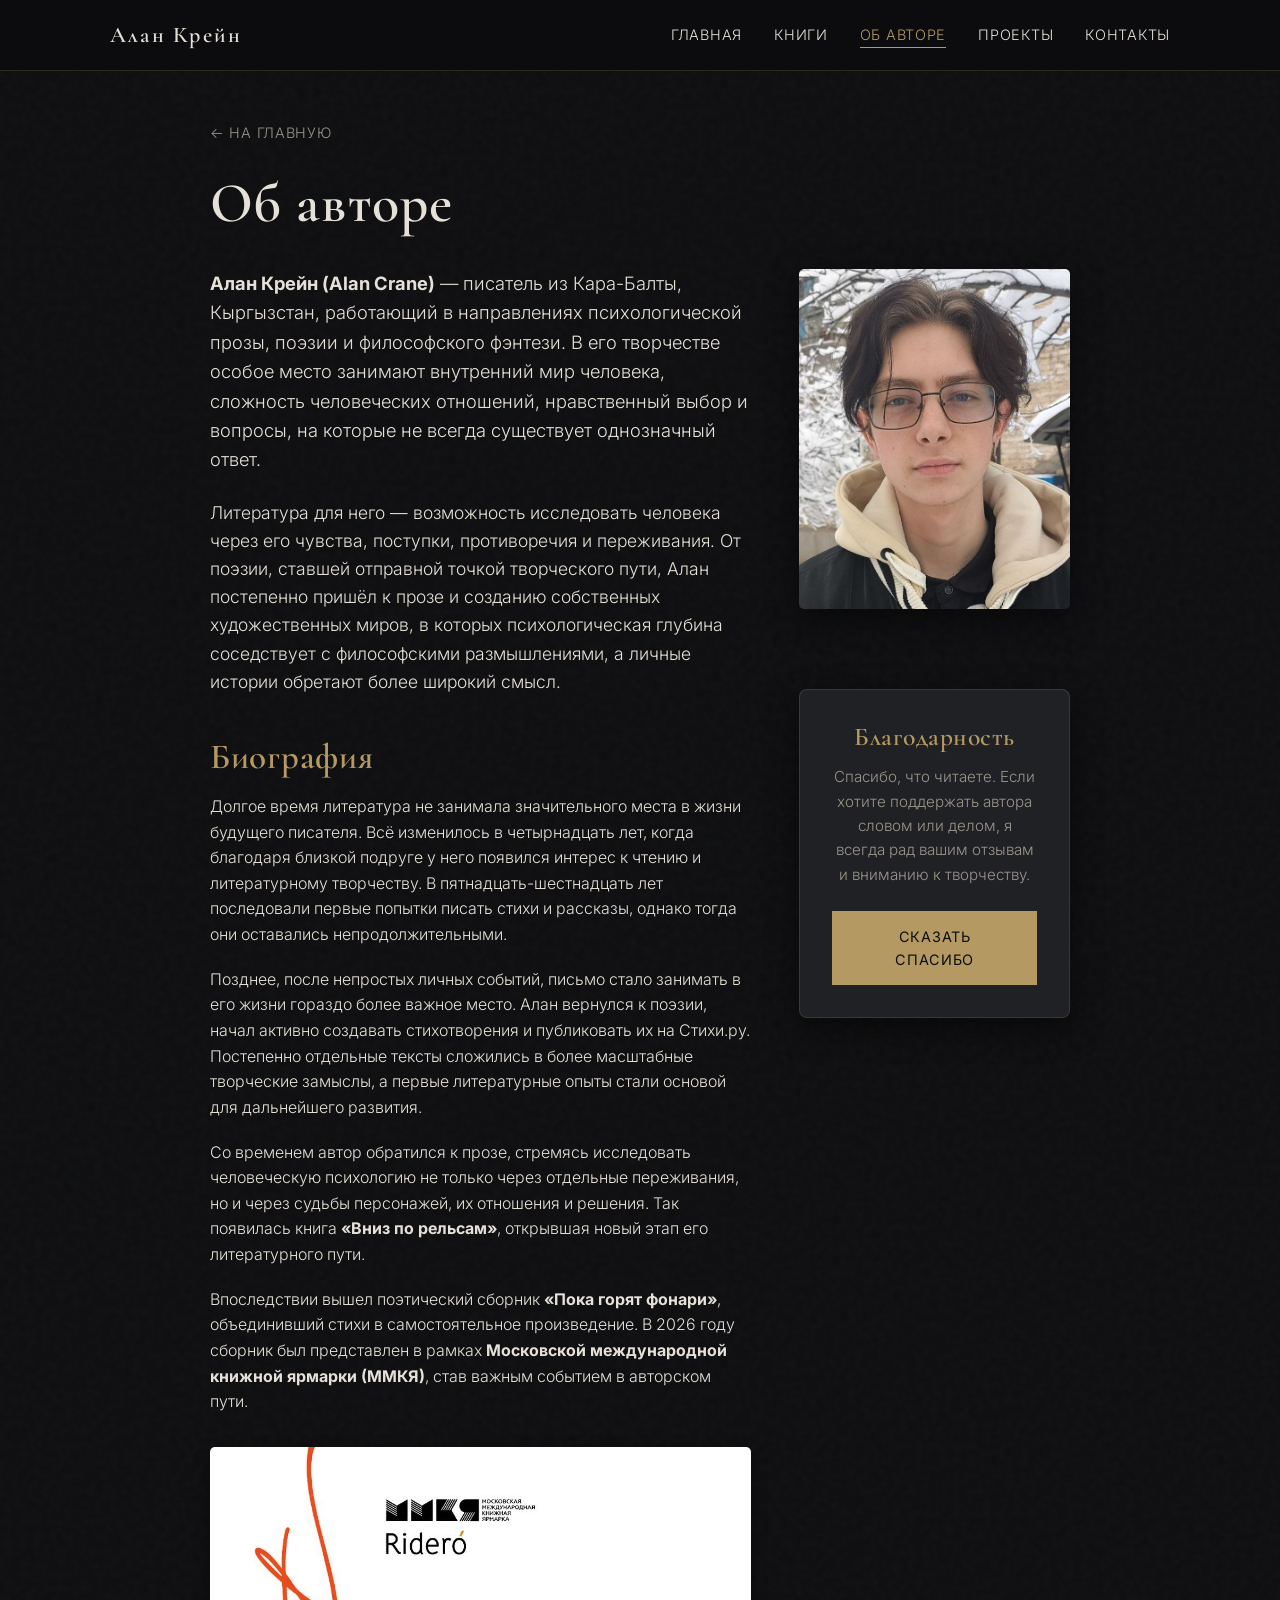
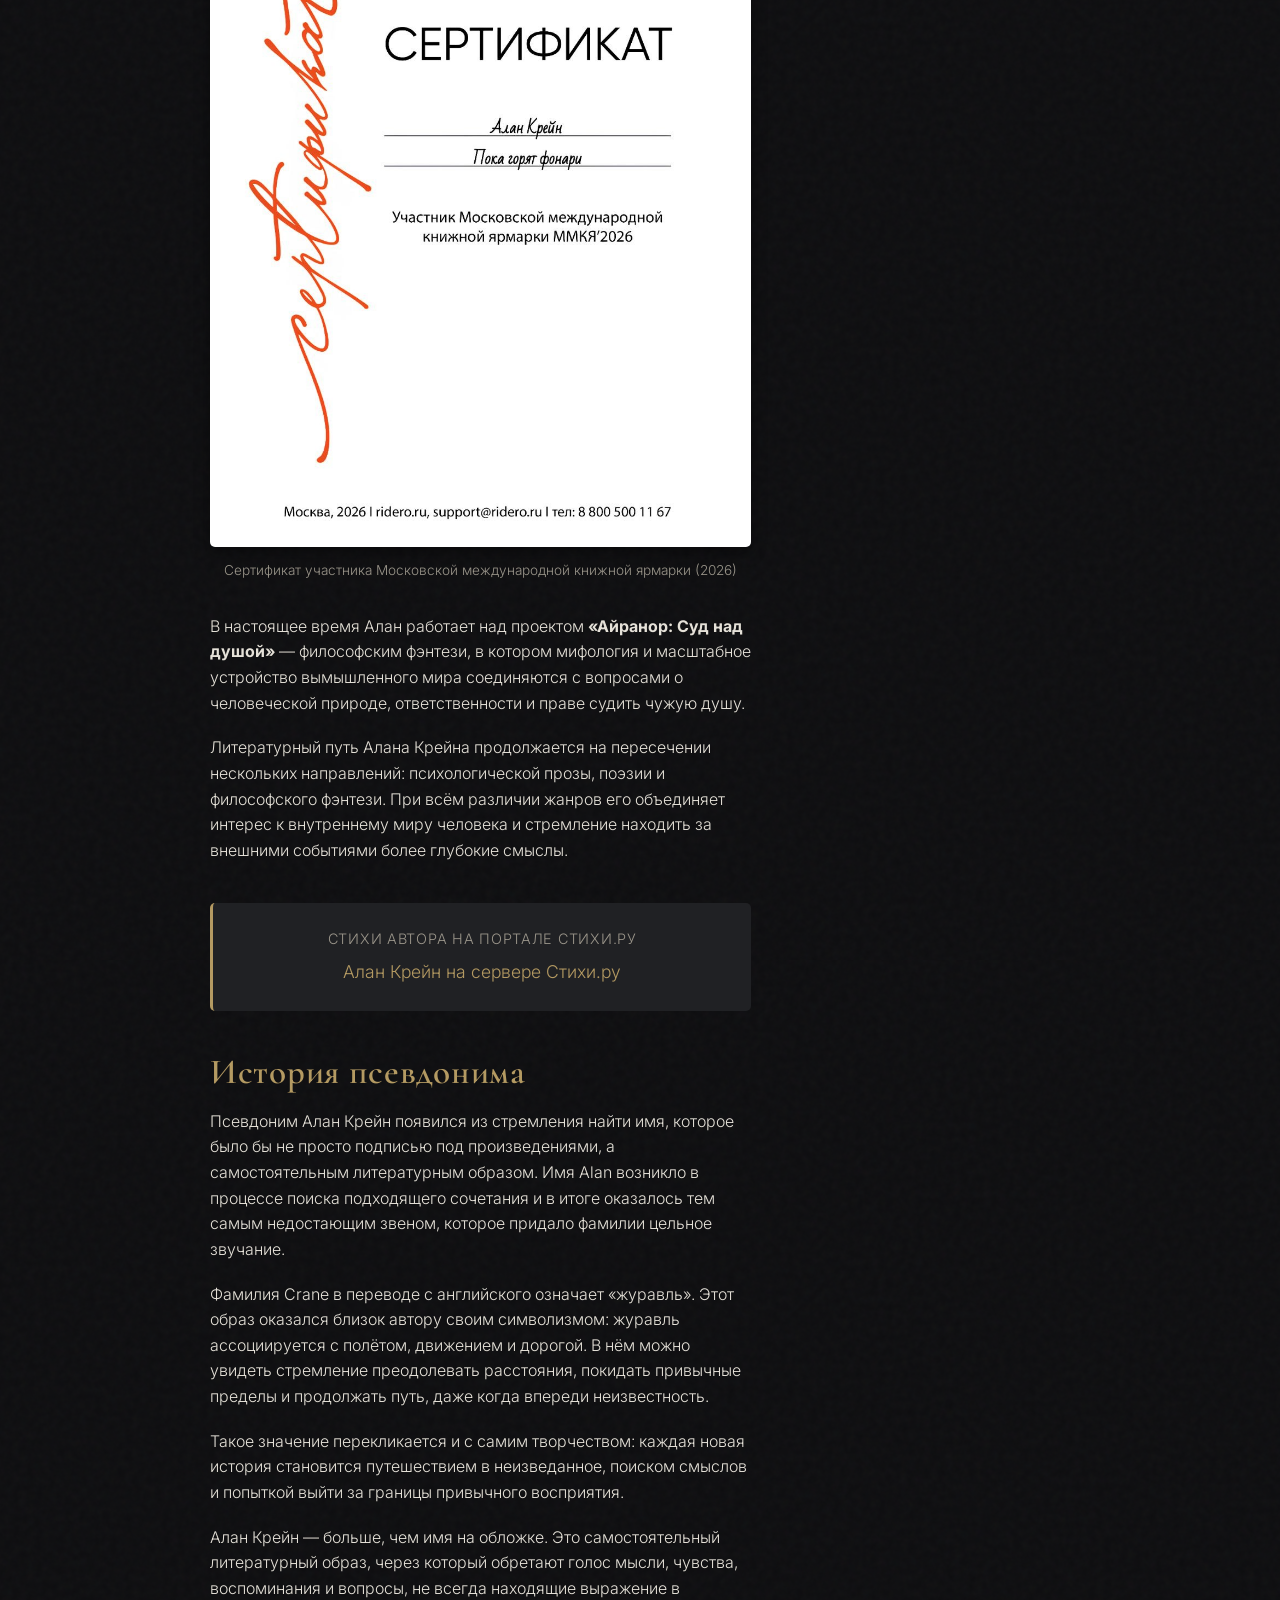
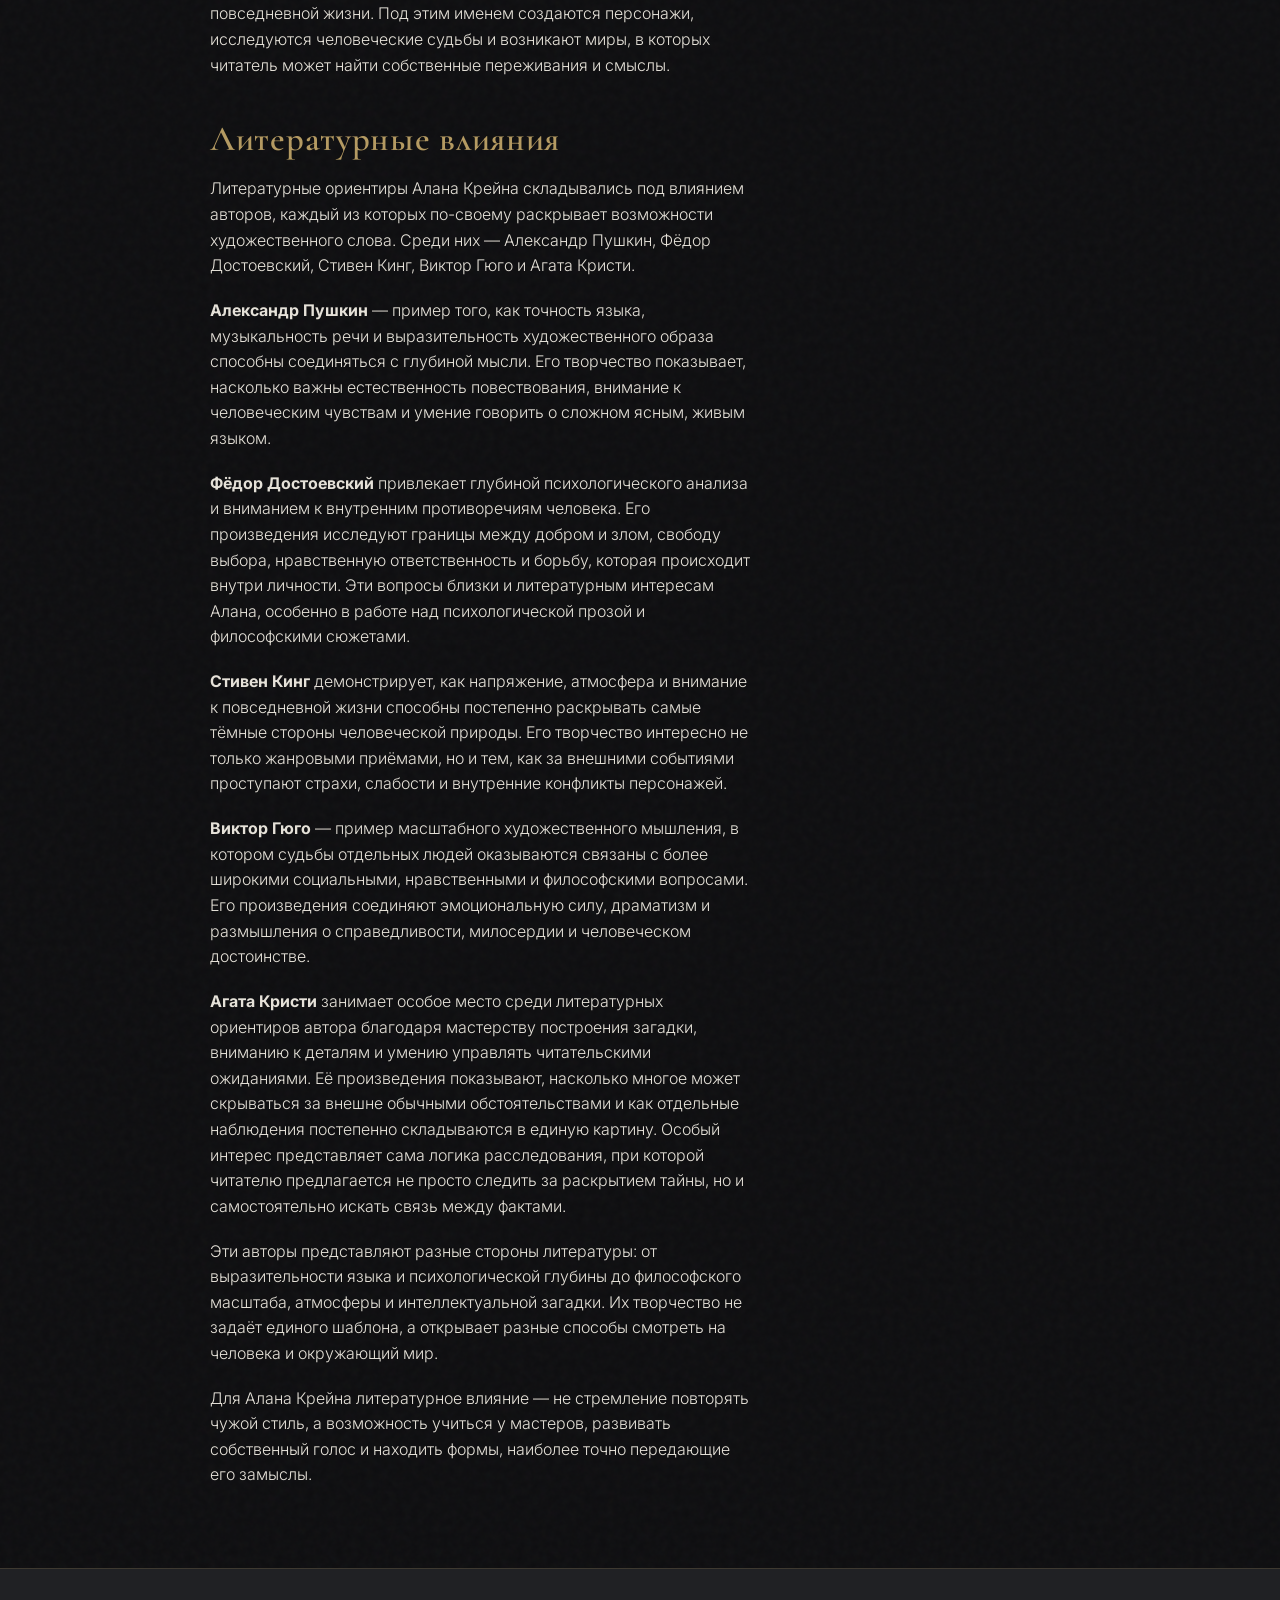
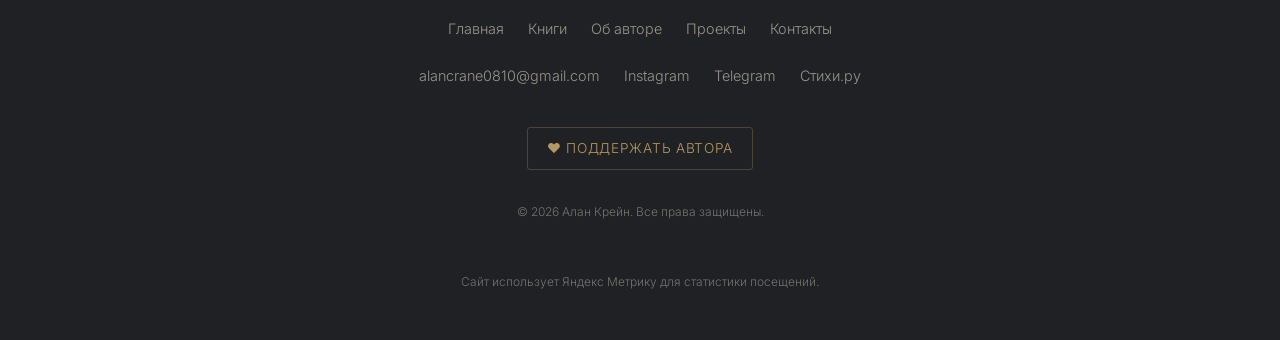
<file: about.html>
<!DOCTYPE html>
<html lang="ru">
<head>
    <meta charset="UTF-8">
    <meta name="viewport" content="width=device-width, initial-scale=1.0">
    <title>Об авторе — Алан Крейн</title>
    <meta name="description" content="Биография писателя Алана Крейна, история псевдонима, литературные влияния и творческий путь.">
    <link rel="icon" type="image/png" href="images/favicon.png">
    <link rel="preconnect" href="https://fonts.googleapis.com">
    <link rel="preconnect" href="https://fonts.gstatic.com" crossorigin>
    <link href="https://fonts.googleapis.com/css2?family=Cormorant+Garamond:wght@400;600&family=Inter:wght@300;400&display=swap" rel="stylesheet">
    <link rel="stylesheet" href="css/style.css">

    <!-- Yandex.Metrika counter -->
    <script type="text/javascript">
        (function(m,e,t,r,i,k,a){
            m[i]=m[i]||function(){(m[i].a=m[i].a||[]).push(arguments)};
            m[i].l=1*new Date();
            for (var j = 0; j < document.scripts.length; j++) {if (document.scripts[j].src === r) { return; }}
            k=e.createElement(t),a=e.getElementsByTagName(t)[0],k.async=1,k.src=r,a.parentNode.insertBefore(k,a)
        })(window, document,'script','https://mc.yandex.ru/metrika/tag.js?id=113776658', 'ym');

        ym(113776658, 'init', {ssr:true, webvisor:false, clickmap:true, ecommerce:"dataLayer", referrer: document.referrer, url: location.href, accurateTrackBounce:true, trackLinks:true});
    </script>
    <noscript><div><img src="https://mc.yandex.ru/watch/113776658" style="position:absolute; left:-9999px;" alt="" /></div></noscript>
    <!-- /Yandex.Metrika counter -->
</head>
<body>
    <header class="site-header">
        <div class="container header-inner">
            <a href="index.html" class="logo">Алан Крейн</a>
            <button class="menu-toggle" aria-label="Открыть меню" aria-expanded="false">
                <span></span><span></span><span></span>
            </button>
            <nav class="main-nav">
                <ul>
                    <li><a href="index.html">Главная</a></li>
                    <li><a href="books.html">Книги</a></li>
                    <li><a href="about.html" class="active">Об авторе</a></li>
                    <li><a href="projects.html">Проекты</a></li>
                    <li><a href="contacts.html">Контакты</a></li>
                </ul>
            </nav>
        </div>
    </header>

    <main>
        <section class="container" style="padding-top: 120px; padding-bottom: 5rem; max-width: 900px;">
            <div style="margin-bottom: 1.5rem;">
                <a href="index.html" style="color: var(--text-muted); font-family: var(--font-sans); font-size: 0.9rem; text-transform: uppercase; letter-spacing: 0.05em; text-decoration: none; transition: color 0.3s;" onmouseover="this.style.color='var(--gold)'" onmouseout="this.style.color='var(--text-muted)'">
                    ← На главную
                </a>
            </div>

            <h1>Об авторе</h1>
            
            <div style="display: flex; gap: 3rem; flex-wrap: wrap; margin-top: 2rem;">
                <div style="flex: 2; min-width: 300px;">
                    <p style="font-size: 1.15rem; margin-bottom: 1.5rem; color: var(--text-light);"><strong>Алан Крейн (Alan Crane)</strong> — писатель из Кара-Балты, Кыргызстан, работающий в направлениях психологической прозы, поэзии и философского фэнтези. В его творчестве особое место занимают внутренний мир человека, сложность человеческих отношений, нравственный выбор и вопросы, на которые не всегда существует однозначный ответ.</p>
                    
                    <p style="font-size: 1.1rem; margin-bottom: 1.5rem;">Литература для него — возможность исследовать человека через его чувства, поступки, противоречия и переживания. От поэзии, ставшей отправной точкой творческого пути, Алан постепенно пришёл к прозе и созданию собственных художественных миров, в которых психологическая глубина соседствует с философскими размышлениями, а личные истории обретают более широкий смысл.</p>

                    <h2 style="margin-top: 2.5rem;">Биография</h2>
                    <p>Долгое время литература не занимала значительного места в жизни будущего писателя. Всё изменилось в четырнадцать лет, когда благодаря близкой подруге у него появился интерес к чтению и литературному творчеству. В пятнадцать-шестнадцать лет последовали первые попытки писать стихи и рассказы, однако тогда они оставались непродолжительными.</p>
                    <p>Позднее, после непростых личных событий, письмо стало занимать в его жизни гораздо более важное место. Алан вернулся к поэзии, начал активно создавать стихотворения и публиковать их на Стихи.ру. Постепенно отдельные тексты сложились в более масштабные творческие замыслы, а первые литературные опыты стали основой для дальнейшего развития.</p>
                    <p>Со временем автор обратился к прозе, стремясь исследовать человеческую психологию не только через отдельные переживания, но и через судьбы персонажей, их отношения и решения. Так появилась книга <strong>«Вниз по рельсам»</strong>, открывшая новый этап его литературного пути.</p>
                    <p>Впоследствии вышел поэтический сборник <strong>«Пока горят фонари»</strong>, объединивший стихи в самостоятельное произведение. В 2026 году сборник был представлен в рамках <strong>Московской международной книжной ярмарки (ММКЯ)</strong>, став важным событием в авторском пути.</p>
                    
                    <div style="margin: 2rem 0; text-align: center;">
                        <img src="images/mmkya-certificate.jpg" alt="Сертификат участия в ММКЯ 2026" style="max-width: 100%; border-radius: 5px; box-shadow: 0 5px 15px rgba(0,0,0,0.4);">
                        <p style="font-size: 0.85rem; color: var(--text-muted); margin-top: 0.8rem;">Сертификат участника Московской международной книжной ярмарки (2026)</p>
                    </div>

                    <p>В настоящее время Алан работает над проектом <strong>«Айранор: Суд над душой»</strong> — философским фэнтези, в котором мифология и масштабное устройство вымышленного мира соединяются с вопросами о человеческой природе, ответственности и праве судить чужую душу.</p>
                    <p>Литературный путь Алана Крейна продолжается на пересечении нескольких направлений: психологической прозы, поэзии и философского фэнтези. При всём различии жанров его объединяет интерес к внутреннему миру человека и стремление находить за внешними событиями более глубокие смыслы.</p>

                    <!-- СТИХИ.РУ В ВИДЕ ТЕКСТОВОЙ ССЫЛКИ -->
                    <div style="margin: 2.5rem 0; padding: 1.5rem; background-color: var(--graphite); border-left: 3px solid var(--gold); border-radius: 5px; text-align: center;">
                        <p style="margin-bottom: 0.5rem; font-size: 0.9rem; color: var(--text-muted); text-transform: uppercase; letter-spacing: 0.05em;">Стихи автора на портале Стихи.ру</p>
                        <a href="https://stihi.ru/avtor/infinityquill" target="_blank" rel="noopener noreferrer" style="font-size: 1.1rem;">Алан Крейн на сервере Стихи.ру</a>
                    </div>

                    <h2 style="margin-top: 2.5rem;">История псевдонима</h2>
                    <p>Псевдоним Алан Крейн появился из стремления найти имя, которое было бы не просто подписью под произведениями, а самостоятельным литературным образом. Имя Alan возникло в процессе поиска подходящего сочетания и в итоге оказалось тем самым недостающим звеном, которое придало фамилии цельное звучание.</p>
                    <p>Фамилия Crane в переводе с английского означает «журавль». Этот образ оказался близок автору своим символизмом: журавль ассоциируется с полётом, движением и дорогой. В нём можно увидеть стремление преодолевать расстояния, покидать привычные пределы и продолжать путь, даже когда впереди неизвестность.</p>
                    <p>Такое значение перекликается и с самим творчеством: каждая новая история становится путешествием в неизведанное, поиском смыслов и попыткой выйти за границы привычного восприятия.</p>
                    <p>Алан Крейн — больше, чем имя на обложке. Это самостоятельный литературный образ, через который обретают голос мысли, чувства, воспоминания и вопросы, не всегда находящие выражение в повседневной жизни. Под этим именем создаются персонажи, исследуются человеческие судьбы и возникают миры, в которых читатель может найти собственные переживания и смыслы.</p>

                    <h2 style="margin-top: 2.5rem;">Литературные влияния</h2>
                    <p>Литературные ориентиры Алана Крейна складывались под влиянием авторов, каждый из которых по-своему раскрывает возможности художественного слова. Среди них — Александр Пушкин, Фёдор Достоевский, Стивен Кинг, Виктор Гюго и Агата Кристи.</p>
                    
                    <p><strong>Александр Пушкин</strong> — пример того, как точность языка, музыкальность речи и выразительность художественного образа способны соединяться с глубиной мысли. Его творчество показывает, насколько важны естественность повествования, внимание к человеческим чувствам и умение говорить о сложном ясным, живым языком.</p>
                    <p><strong>Фёдор Достоевский</strong> привлекает глубиной психологического анализа и вниманием к внутренним противоречиям человека. Его произведения исследуют границы между добром и злом, свободу выбора, нравственную ответственность и борьбу, которая происходит внутри личности. Эти вопросы близки и литературным интересам Алана, особенно в работе над психологической прозой и философскими сюжетами.</p>
                    <p><strong>Стивен Кинг</strong> демонстрирует, как напряжение, атмосфера и внимание к повседневной жизни способны постепенно раскрывать самые тёмные стороны человеческой природы. Его творчество интересно не только жанровыми приёмами, но и тем, как за внешними событиями проступают страхи, слабости и внутренние конфликты персонажей.</p>
                    <p><strong>Виктор Гюго</strong> — пример масштабного художественного мышления, в котором судьбы отдельных людей оказываются связаны с более широкими социальными, нравственными и философскими вопросами. Его произведения соединяют эмоциональную силу, драматизм и размышления о справедливости, милосердии и человеческом достоинстве.</p>
                    <p><strong>Агата Кристи</strong> занимает особое место среди литературных ориентиров автора благодаря мастерству построения загадки, вниманию к деталям и умению управлять читательскими ожиданиями. Её произведения показывают, насколько многое может скрываться за внешне обычными обстоятельствами и как отдельные наблюдения постепенно складываются в единую картину. Особый интерес представляет сама логика расследования, при которой читателю предлагается не просто следить за раскрытием тайны, но и самостоятельно искать связь между фактами.</p>
                    
                    <p>Эти авторы представляют разные стороны литературы: от выразительности языка и психологической глубины до философского масштаба, атмосферы и интеллектуальной загадки. Их творчество не задаёт единого шаблона, а открывает разные способы смотреть на человека и окружающий мир.</p>
                    <p>Для Алана Крейна литературное влияние — не стремление повторять чужой стиль, а возможность учиться у мастеров, развивать собственный голос и находить формы, наиболее точно передающие его замыслы.</p>
                </div>
                
                <div style="flex: 1; min-width: 250px; display: flex; flex-direction: column; align-items: center;">
                    <img src="images/portrait.jpg" alt="Портрет писателя Алана Крейна" class="portrait-img" style="width: 100%; height: auto; border-radius: 5px; box-shadow: 0 10px 30px rgba(0,0,0,0.5); margin-bottom: 2rem;">
                    
                    <div class="support-card">
                        <h3>Благодарность</h3>
                        <p>Спасибо, что читаете. Если хотите поддержать автора словом или делом, я всегда рад вашим отзывам и вниманию к творчеству.</p>
                        <a href="https://www.donationalerts.com/r/alan_crane" target="_blank" rel="noopener noreferrer" class="btn">Сказать спасибо</a>
                    </div>
                </div>
            </div>
        </section>
    </main>

    <footer class="site-footer">
        <div class="container footer-inner">
            <div class="footer-nav">
                <a href="index.html">Главная</a>
                <a href="books.html">Книги</a>
                <a href="about.html">Об авторе</a>
                <a href="projects.html">Проекты</a>
                <a href="contacts.html">Контакты</a>
            </div>
            <div class="footer-contacts">
                <a href="mailto:alancrane0810@gmail.com">alancrane0810@gmail.com</a>
                <a href="https://www.instagram.com/alancrane.worlds" target="_blank" rel="noopener noreferrer">Instagram</a>
                <a href="https://t.me/infinityquill06" target="_blank" rel="noopener noreferrer">Telegram</a>
                <a href="https://stihi.ru/avtor/infinityquill" target="_blank" rel="noopener noreferrer">Стихи.ру</a>
            </div>
            <div>
                <a href="https://www.donationalerts.com/r/alan_crane" target="_blank" rel="noopener noreferrer" class="footer-support-link">❤ Поддержать автора</a>
            </div>
            <p class="copyright">&copy; 2026 Алан Крейн. Все права защищены.</p>
            <p class="metrika-notice">Сайт использует Яндекс Метрику для статистики посещений.</p>
        </div>
    </footer>
    <script src="js/menu.js"></script>
</body>
</html>
</file>
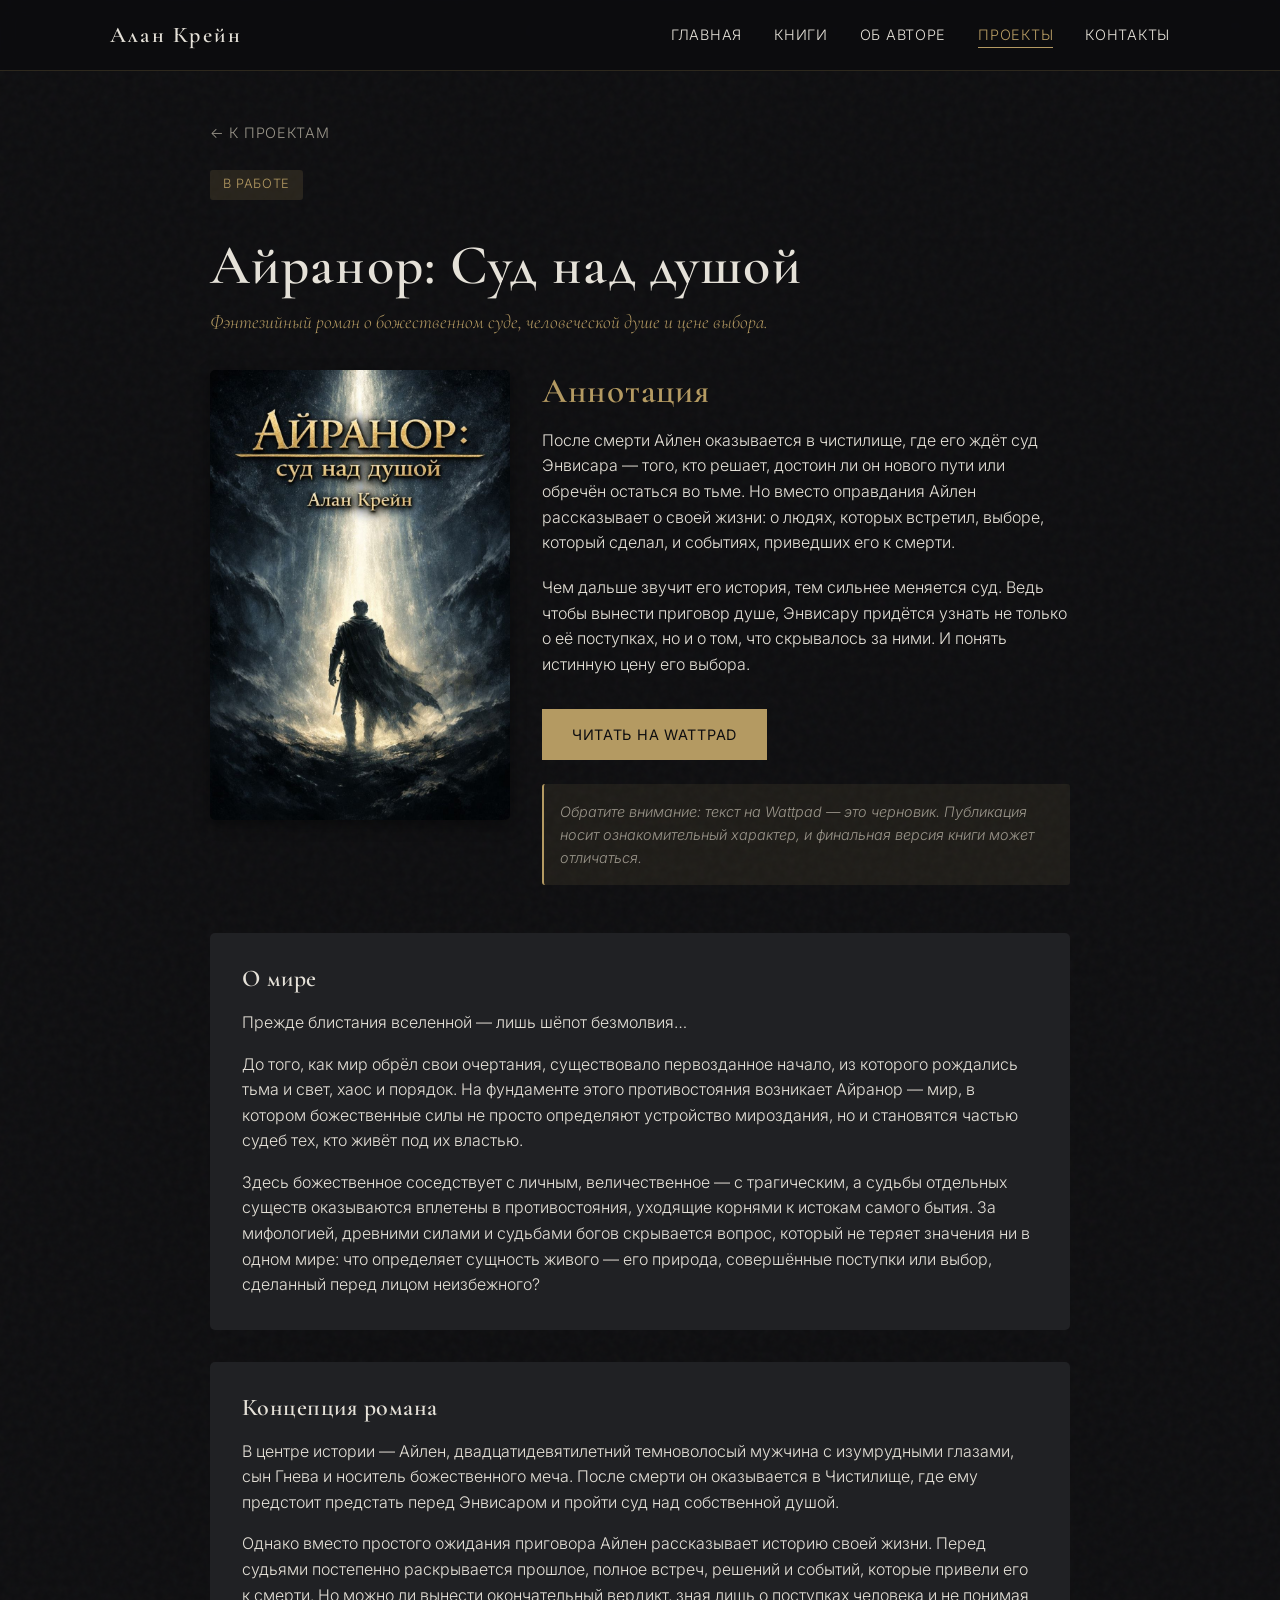
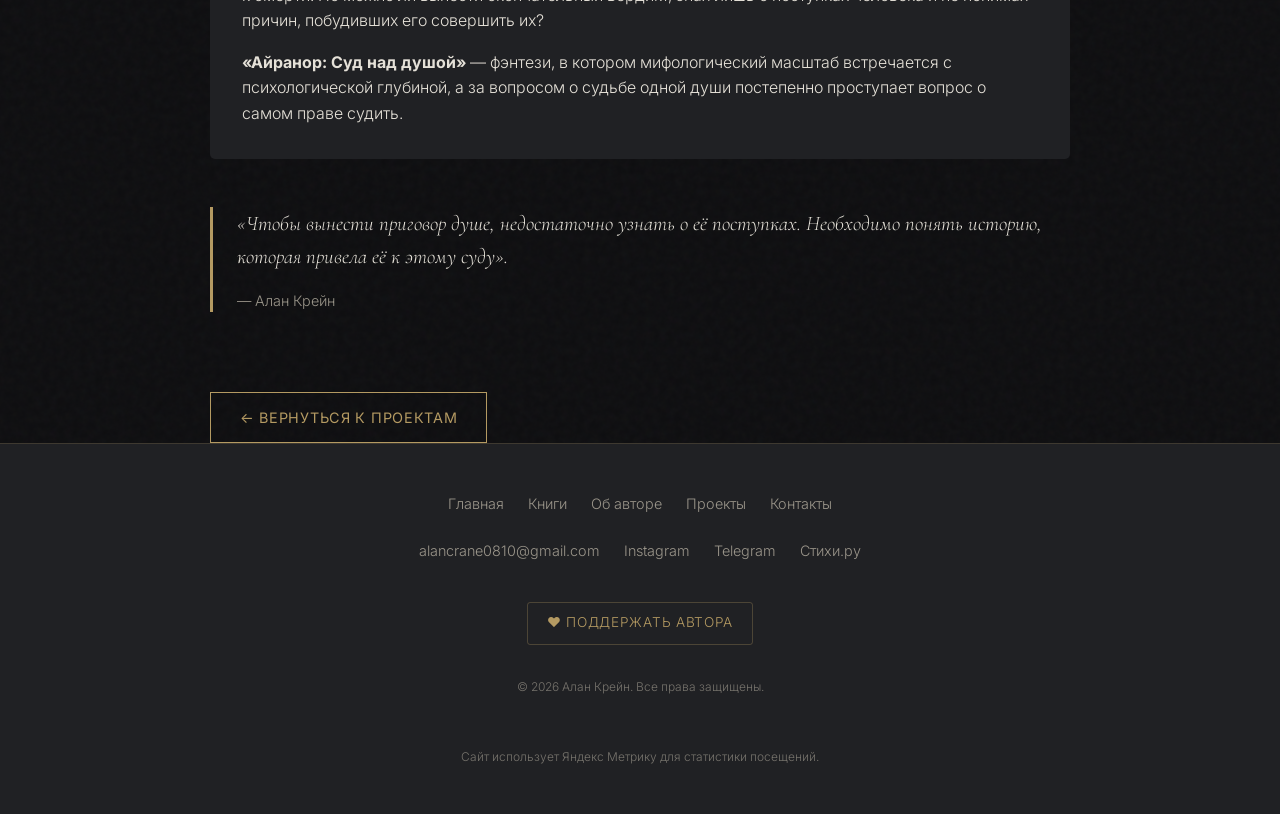
<file: airanor.html>
<!DOCTYPE html>
<html lang="ru">
<head>
    <meta charset="UTF-8">
    <meta name="viewport" content="width=device-width, initial-scale=1.0">
    <title>Айранор: Суд над душой — Алан Крейн</title>
    <meta name="description" content="Литературный проект Алана Крейна «Айранор: Суд над душой». Статус: в работе.">
    <link rel="icon" type="image/png" href="images/favicon.png">
    <link rel="preconnect" href="https://fonts.googleapis.com">
    <link rel="preconnect" href="https://fonts.gstatic.com" crossorigin>
    <link href="https://fonts.googleapis.com/css2?family=Cormorant+Garamond:wght@400;600&family=Inter:wght@300;400&display=swap" rel="stylesheet">
    <link rel="stylesheet" href="css/style.css">

    <!-- Yandex.Metrika counter -->
    <script type="text/javascript">
        (function(m,e,t,r,i,k,a){
            m[i]=m[i]||function(){(m[i].a=m[i].a||[]).push(arguments)};
            m[i].l=1*new Date();
            for (var j = 0; j < document.scripts.length; j++) {if (document.scripts[j].src === r) { return; }}
            k=e.createElement(t),a=e.getElementsByTagName(t)[0],k.async=1,k.src=r,a.parentNode.insertBefore(k,a)
        })(window, document,'script','https://mc.yandex.ru/metrika/tag.js?id=113776658', 'ym');

        ym(113776658, 'init', {ssr:true, webvisor:false, clickmap:true, ecommerce:"dataLayer", referrer: document.referrer, url: location.href, accurateTrackBounce:true, trackLinks:true});
    </script>
    <noscript><div><img src="https://mc.yandex.ru/watch/113776658" style="position:absolute; left:-9999px;" alt="" /></div></noscript>
    <!-- /Yandex.Metrika counter -->
</head>
<body>
    <header class="site-header">
        <div class="container header-inner">
            <a href="index.html" class="logo">Алан Крейн</a>
            <button class="menu-toggle" aria-label="Открыть меню" aria-expanded="false">
                <span></span><span></span><span></span>
            </button>
            <nav class="main-nav">
                <ul>
                    <li><a href="index.html">Главная</a></li>
                    <li><a href="books.html">Книги</a></li>
                    <li><a href="about.html">Об авторе</a></li>
                    <li><a href="projects.html" class="active">Проекты</a></li>
                    <li><a href="contacts.html">Контакты</a></li>
                </ul>
            </nav>
        </div>
    </header>

    <main>
        <section class="container" style="padding-top: 120px; max-width: 900px;">
            <div style="margin-bottom: 1.5rem;">
                <a href="projects.html" style="color: var(--text-muted); font-family: var(--font-sans); font-size: 0.9rem; text-transform: uppercase; letter-spacing: 0.05em; text-decoration: none; transition: color 0.3s;" onmouseover="this.style.color='var(--gold)'" onmouseout="this.style.color='var(--text-muted)'">
                    ← К проектам
                </a>
            </div>

            <span class="status-badge">В работе</span>
            <h1 style="margin-top: 1rem; margin-bottom: 0.5rem;">Айранор: Суд над душой</h1>
            <p style="font-size: 1.2rem; color: var(--gold); font-family: var(--font-serif); font-style: italic; margin-bottom: 2rem;">Фэнтезийный роман о божественном суде, человеческой душе и цене выбора.</p>
            
            <div style="display: flex; gap: 2rem; flex-wrap: wrap; margin-bottom: 3rem;">
                <div class="book-cover-wrapper">
                    <img src="images/airanor-cover.jpg" alt="Обложка книги «Айранор: Суд над душой»" class="cover-img">
                </div>
                
                <div style="flex: 1; min-width: 300px;">
                    <h2>Аннотация</h2>
                    <p>После смерти Айлен оказывается в чистилище, где его ждёт суд Энвисара — того, кто решает, достоин ли он нового пути или обречён остаться во тьме. Но вместо оправдания Айлен рассказывает о своей жизни: о людях, которых встретил, выборе, который сделал, и событиях, приведших его к смерти.</p>
                    <p>Чем дальше звучит его история, тем сильнее меняется суд. Ведь чтобы вынести приговор душе, Энвисару придётся узнать не только о её поступках, но и о том, что скрывалось за ними. И понять истинную цену его выбора.</p>
                    
                    <div style="margin-top: 2rem;">
                        <a href="https://www.wattpad.com/story/397489217-%D0%B0%D0%B9%D1%80%D0%B0%D0%BD%D0%BE%D1%80-%D1%81%D1%83%D0%B4-%D0%BD%D0%B0%D0%B4-%D0%B4%D1%83%D1%88%D0%BE%D0%B9" target="_blank" rel="noopener noreferrer" class="btn">Читать на Wattpad</a>
                    </div>

                    <div style="margin-top: 1.5rem; padding: 1rem; background-color: rgba(180, 154, 98, 0.1); border-left: 2px solid var(--gold); border-radius: 3px;">
                        <p style="font-size: 0.9rem; color: var(--text-muted); font-style: italic; margin-bottom: 0;">Обратите внимание: текст на Wattpad — это черновик. Публикация носит ознакомительный характер, и финальная версия книги может отличаться.</p>
                    </div>
                </div>
            </div>

            <div style="background-color: var(--graphite); padding: 2rem; border-radius: 5px; margin-bottom: 2rem;">
                <h3>О мире</h3>
                <p style="margin-bottom: 1rem;">Прежде блистания вселенной — лишь шёпот безмолвия…</p>
                <p style="margin-bottom: 1rem;">До того, как мир обрёл свои очертания, существовало первозданное начало, из которого рождались тьма и свет, хаос и порядок. На фундаменте этого противостояния возникает Айранор — мир, в котором божественные силы не просто определяют устройство мироздания, но и становятся частью судеб тех, кто живёт под их властью.</p>
                <p>Здесь божественное соседствует с личным, величественное — с трагическим, а судьбы отдельных существ оказываются вплетены в противостояния, уходящие корнями к истокам самого бытия. За мифологией, древними силами и судьбами богов скрывается вопрос, который не теряет значения ни в одном мире: что определяет сущность живого — его природа, совершённые поступки или выбор, сделанный перед лицом неизбежного?</p>
            </div>

            <div style="background-color: var(--graphite); padding: 2rem; border-radius: 5px;">
                <h3>Концепция романа</h3>
                <p style="margin-bottom: 1rem;">В центре истории — Айлен, двадцатидевятилетний темноволосый мужчина с изумрудными глазами, сын Гнева и носитель божественного меча. После смерти он оказывается в Чистилище, где ему предстоит предстать перед Энвисаром и пройти суд над собственной душой.</p>
                <p style="margin-bottom: 1rem;">Однако вместо простого ожидания приговора Айлен рассказывает историю своей жизни. Перед судьями постепенно раскрывается прошлое, полное встреч, решений и событий, которые привели его к смерти. Но можно ли вынести окончательный вердикт, зная лишь о поступках человека и не понимая причин, побудивших его совершить их?</p>
                <p><strong>«Айранор: Суд над душой»</strong> — фэнтези, в котором мифологический масштаб встречается с психологической глубиной, а за вопросом о судьбе одной души постепенно проступает вопрос о самом праве судить.</p>
            </div>
            
            <blockquote style="border-left: 3px solid var(--gold); padding-left: 1.5rem; font-family: var(--font-serif); font-size: 1.3rem; font-style: italic; margin-top: 3rem; color: var(--text-light);">
                «Чтобы вынести приговор душе, недостаточно узнать о её поступках. Необходимо понять историю, которая привела её к этому суду».
                <footer style="font-family: var(--font-sans); font-size: 0.9rem; font-style: normal; color: var(--text-muted); margin-top: 1rem;">— Алан Крейн</footer>
            </blockquote>
            
            <div class="section-link" style="text-align: left;">
                <a href="projects.html" class="btn btn-outline" style="margin-top: 3rem;">← Вернуться к проектам</a>
            </div>
        </section>
    </main>

    <footer class="site-footer">
        <div class="container footer-inner">
            <div class="footer-nav">
                <a href="index.html">Главная</a>
                <a href="books.html">Книги</a>
                <a href="about.html">Об авторе</a>
                <a href="projects.html">Проекты</a>
                <a href="contacts.html">Контакты</a>
            </div>
            <div class="footer-contacts">
                <a href="mailto:alancrane0810@gmail.com">alancrane0810@gmail.com</a>
                <a href="https://www.instagram.com/alancrane.worlds" target="_blank" rel="noopener noreferrer">Instagram</a>
                <a href="https://t.me/infinityquill06" target="_blank" rel="noopener noreferrer">Telegram</a>
                <a href="https://stihi.ru/avtor/infinityquill" target="_blank" rel="noopener noreferrer">Стихи.ру</a>
            </div>
            <div>
                <a href="https://www.donationalerts.com/r/alan_crane" target="_blank" rel="noopener noreferrer" class="footer-support-link">❤ Поддержать автора</a>
            </div>
            <p class="copyright">&copy; 2026 Алан Крейн. Все права защищены.</p>
            <p class="metrika-notice">Сайт использует Яндекс Метрику для статистики посещений.</p>
        </div>
    </footer>
    <script src="js/menu.js"></script>
</body>
</html>
</file>
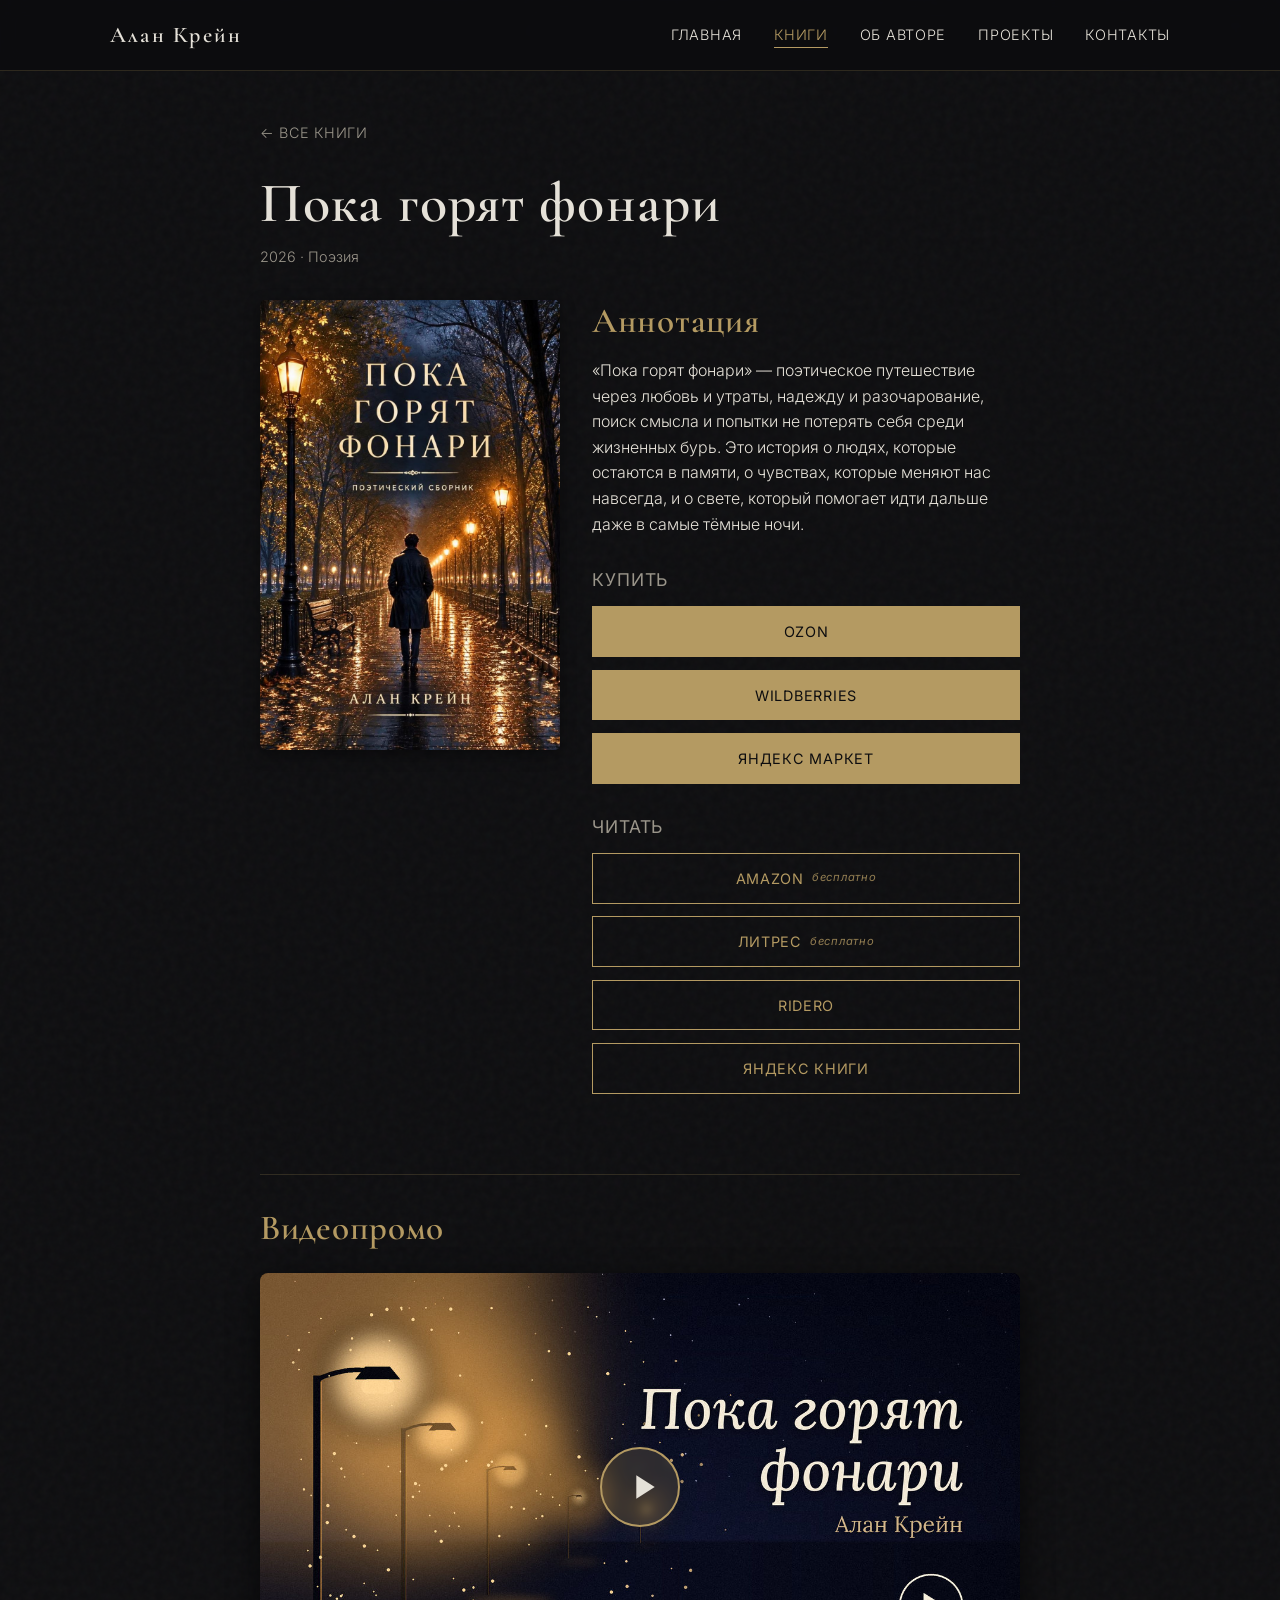
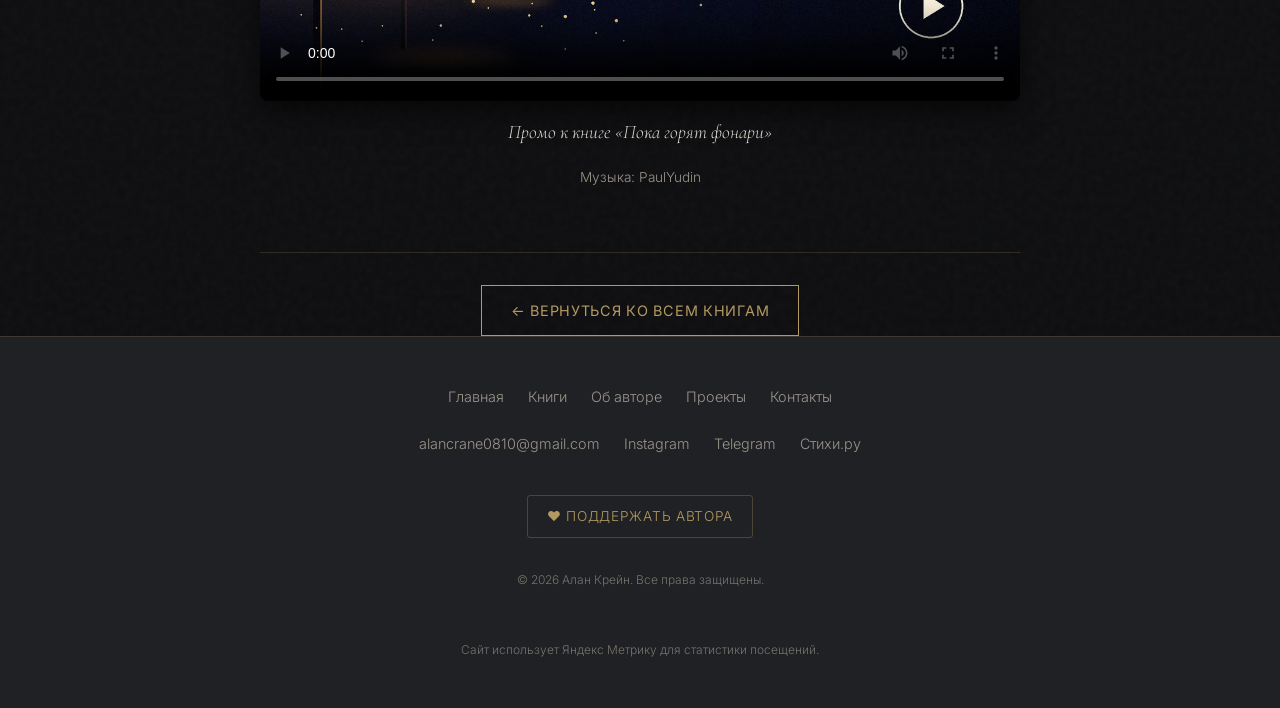
<file: book-fonari.html>
<!DOCTYPE html>
<html lang="ru">
<head>
    <meta charset="UTF-8">
    <meta name="viewport" content="width=device-width, initial-scale=1.0">
    <title>Пока горят фонари — Алан Крейн</title>
    <meta name="description" content="«Пока горят фонари» — поэтический сборник Алана Крейна (2026).">
    <link rel="icon" type="image/png" href="images/favicon.png">
    <link rel="preconnect" href="https://fonts.googleapis.com">
    <link rel="preconnect" href="https://fonts.gstatic.com" crossorigin>
    <link href="https://fonts.googleapis.com/css2?family=Cormorant+Garamond:wght@400;600&family=Inter:wght@300;400&display=swap" rel="stylesheet">
    <link rel="stylesheet" href="css/style.css">

    <!-- Yandex.Metrika counter -->
    <script type="text/javascript">
        (function(m,e,t,r,i,k,a){
            m[i]=m[i]||function(){(m[i].a=m[i].a||[]).push(arguments)};
            m[i].l=1*new Date();
            for (var j = 0; j < document.scripts.length; j++) {if (document.scripts[j].src === r) { return; }}
            k=e.createElement(t),a=e.getElementsByTagName(t)[0],k.async=1,k.src=r,a.parentNode.insertBefore(k,a)
        })(window, document,'script','https://mc.yandex.ru/metrika/tag.js?id=113776658', 'ym');

        ym(113776658, 'init', {ssr:true, webvisor:false, clickmap:true, ecommerce:"dataLayer", referrer: document.referrer, url: location.href, accurateTrackBounce:true, trackLinks:true});
    </script>
    <noscript><div><img src="https://mc.yandex.ru/watch/113776658" style="position:absolute; left:-9999px;" alt="" /></div></noscript>
    <!-- /Yandex.Metrika counter -->
</head>
<body>
    <header class="site-header">
        <div class="container header-inner">
            <a href="index.html" class="logo">Алан Крейн</a>
            <button class="menu-toggle" aria-label="Открыть меню" aria-expanded="false">
                <span></span><span></span><span></span>
            </button>
            <nav class="main-nav">
                <ul>
                    <li><a href="index.html">Главная</a></li>
                    <li><a href="books.html" class="active">Книги</a></li>
                    <li><a href="about.html">Об авторе</a></li>
                    <li><a href="projects.html">Проекты</a></li>
                    <li><a href="contacts.html">Контакты</a></li>
                </ul>
            </nav>
        </div>
    </header>

    <main>
        <section class="container" style="padding-top: 120px; max-width: 800px;">
            <div style="margin-bottom: 1.5rem;">
                <a href="books.html" style="color: var(--text-muted); font-family: var(--font-sans); font-size: 0.9rem; text-transform: uppercase; letter-spacing: 0.05em; text-decoration: none; transition: color 0.3s;" onmouseover="this.style.color='var(--gold)'" onmouseout="this.style.color='var(--text-muted)'">
                    ← Все книги
                </a>
            </div>

            <h1 style="margin-bottom: 0.5rem;">Пока горят фонари</h1>
            <p class="book-year" style="margin-bottom: 2rem;">2026 · Поэзия</p>
            
            <div style="display: flex; gap: 2rem; flex-wrap: wrap; margin-bottom: 3rem;">
                <div class="book-cover-wrapper">
                    <img src="images/cover-fonari.jpg" alt="Обложка книги «Пока горят фонари»" class="cover-img">
                </div>
                
                <div style="flex: 1; min-width: 300px;">
                    <h2>Аннотация</h2>
                    <p>«Пока горят фонари» — поэтическое путешествие через любовь и утраты, надежду и разочарование, поиск смысла и попытки не потерять себя среди жизненных бурь. Это история о людях, которые остаются в памяти, о чувствах, которые меняют нас навсегда, и о свете, который помогает идти дальше даже в самые тёмные ночи.</p>
                    
                    <div class="store-groups">
                        <div class="store-group">
                            <h3>Купить</h3>
                            <div class="btn-list">
                                <a href="https://ozon.ru/t/bTUCMxe" target="_blank" rel="noopener noreferrer" class="btn" aria-label="Купить «Пока горят фонари» на Ozon">Ozon</a>
                                <a href="https://www.wildberries.kg/catalog/1253096776/detail.aspx?size=1843354172" target="_blank" rel="noopener noreferrer" class="btn" aria-label="Купить «Пока горят фонари» на Wildberries">Wildberries</a>
                                <a href="https://market.yandex.ru/cc/AFMcpj" target="_blank" rel="noopener noreferrer" class="btn" aria-label="Купить «Пока горят фонари» на Яндекс Маркет">Яндекс Маркет</a>
                            </div>
                        </div>

                        <div class="store-group">
                            <h3>Читать</h3>
                            <div class="btn-list">
                                <a href="https://a.co/d/0i8nx4Vc" target="_blank" rel="noopener noreferrer" class="btn btn-outline" aria-label="Читать «Пока горят фонари» на Amazon, бесплатно">Amazon <span class="badge-free">бесплатно</span></a>
                                <a href="https://www.litres.ru/book/alan-kreyn/poka-goryat-fonari-74274759/" target="_blank" rel="noopener noreferrer" class="btn btn-outline" aria-label="Читать «Пока горят фонари» на ЛитРес, бесплатно">ЛитРес <span class="badge-free">бесплатно</span></a>
                                <a href="https://ridero.ru/books/poka_goryat_fonari/" target="_blank" rel="noopener noreferrer" class="btn btn-outline" aria-label="Читать «Пока горят фонари» на Ridero">Ridero</a>
                                <a href="https://books.yandex.ru/books/U5iP2F14" target="_blank" rel="noopener noreferrer" class="btn btn-outline" aria-label="Читать «Пока горят фонари» на Яндекс Книги">Яндекс Книги</a>
                            </div>
                        </div>
                    </div>
                </div>
            </div>

            <div class="video-promo-container">
                <h2>Видеопромо</h2>
                <div class="video-wrapper">
                    <video id="video-fonari" controls preload="metadata" playsinline poster="images/poster-fonari.jpg">
                        <source src="videos/fonari-promo.mp4" type="video/mp4">
                        Ваш браузер не поддерживает встроенное видео.
                    </video>
                    <div class="play-button" onclick="document.getElementById('video-fonari').play(); this.style.display='none';">
                        <svg viewBox="0 0 24 24" fill="none" xmlns="http://www.w3.org/2000/svg"><path d="M8 5V19L19 12L8 5Z" fill="currentColor"/></svg>
                    </div>
                </div>
                <p class="video-caption">Промо к книге «Пока горят фонари»</p>
                <p class="video-music">Музыка: PaulYudin</p>
            </div>

            <div style="text-align: center; margin-top: 4rem; padding-top: 2rem; border-top: 1px solid rgba(180, 154, 98, 0.2);">
                <a href="books.html" class="btn btn-outline">← Вернуться ко всем книгам</a>
            </div>
        </section>
    </main>

    <footer class="site-footer">
        <div class="container footer-inner">
            <div class="footer-nav">
                <a href="index.html">Главная</a>
                <a href="books.html">Книги</a>
                <a href="about.html">Об авторе</a>
                <a href="projects.html">Проекты</a>
                <a href="contacts.html">Контакты</a>
            </div>
            <div class="footer-contacts">
                <a href="mailto:alancrane0810@gmail.com">alancrane0810@gmail.com</a>
                <a href="https://www.instagram.com/alancrane.worlds" target="_blank" rel="noopener noreferrer">Instagram</a>
                <a href="https://t.me/infinityquill06" target="_blank" rel="noopener noreferrer">Telegram</a>
                <a href="https://stihi.ru/avtor/infinityquill" target="_blank" rel="noopener noreferrer">Стихи.ру</a>
            </div>
            <div>
                <a href="https://www.donationalerts.com/r/alan_crane" target="_blank" rel="noopener noreferrer" class="footer-support-link">❤ Поддержать автора</a>
            </div>
            <p class="copyright">&copy; 2026 Алан Крейн. Все права защищены.</p>
            <p class="metrika-notice">Сайт использует Яндекс Метрику для статистики посещений.</p>
        </div>
    </footer>
    <script src="js/menu.js"></script>
</body>
</html>
</file>
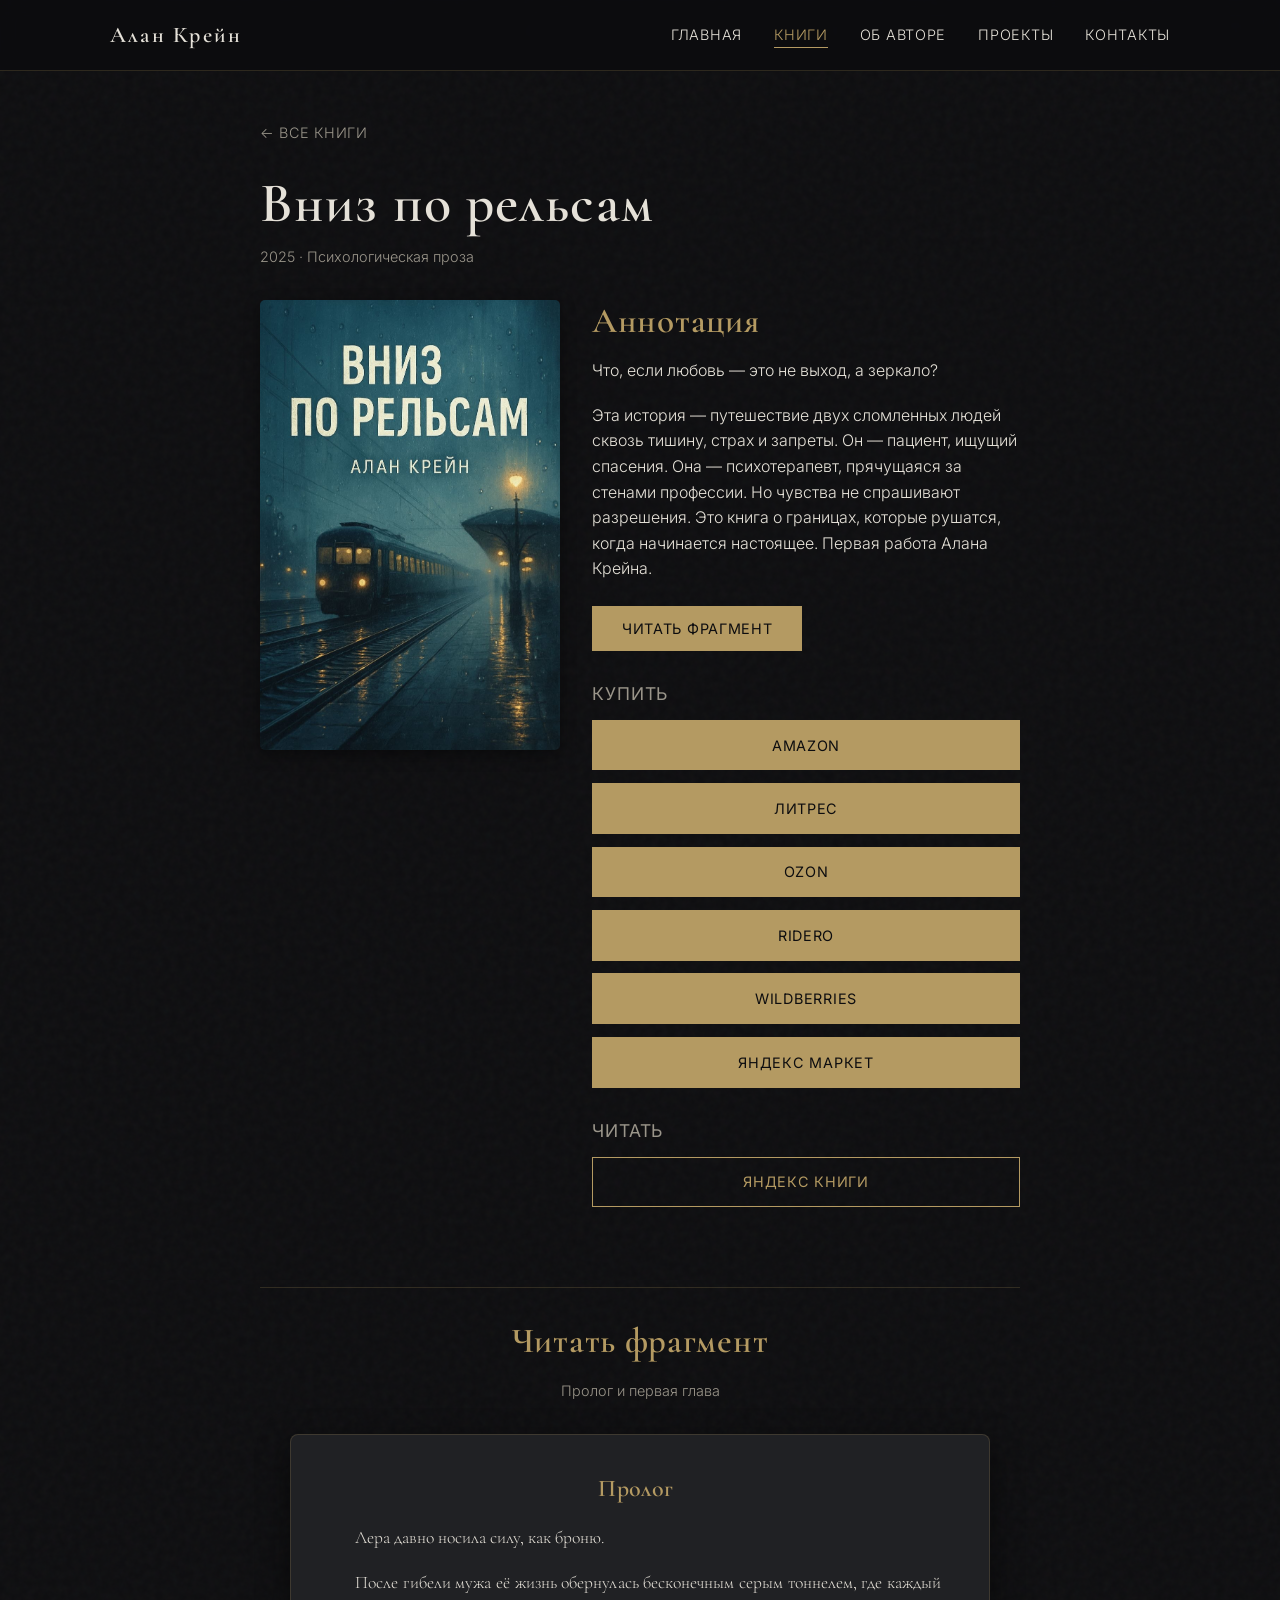
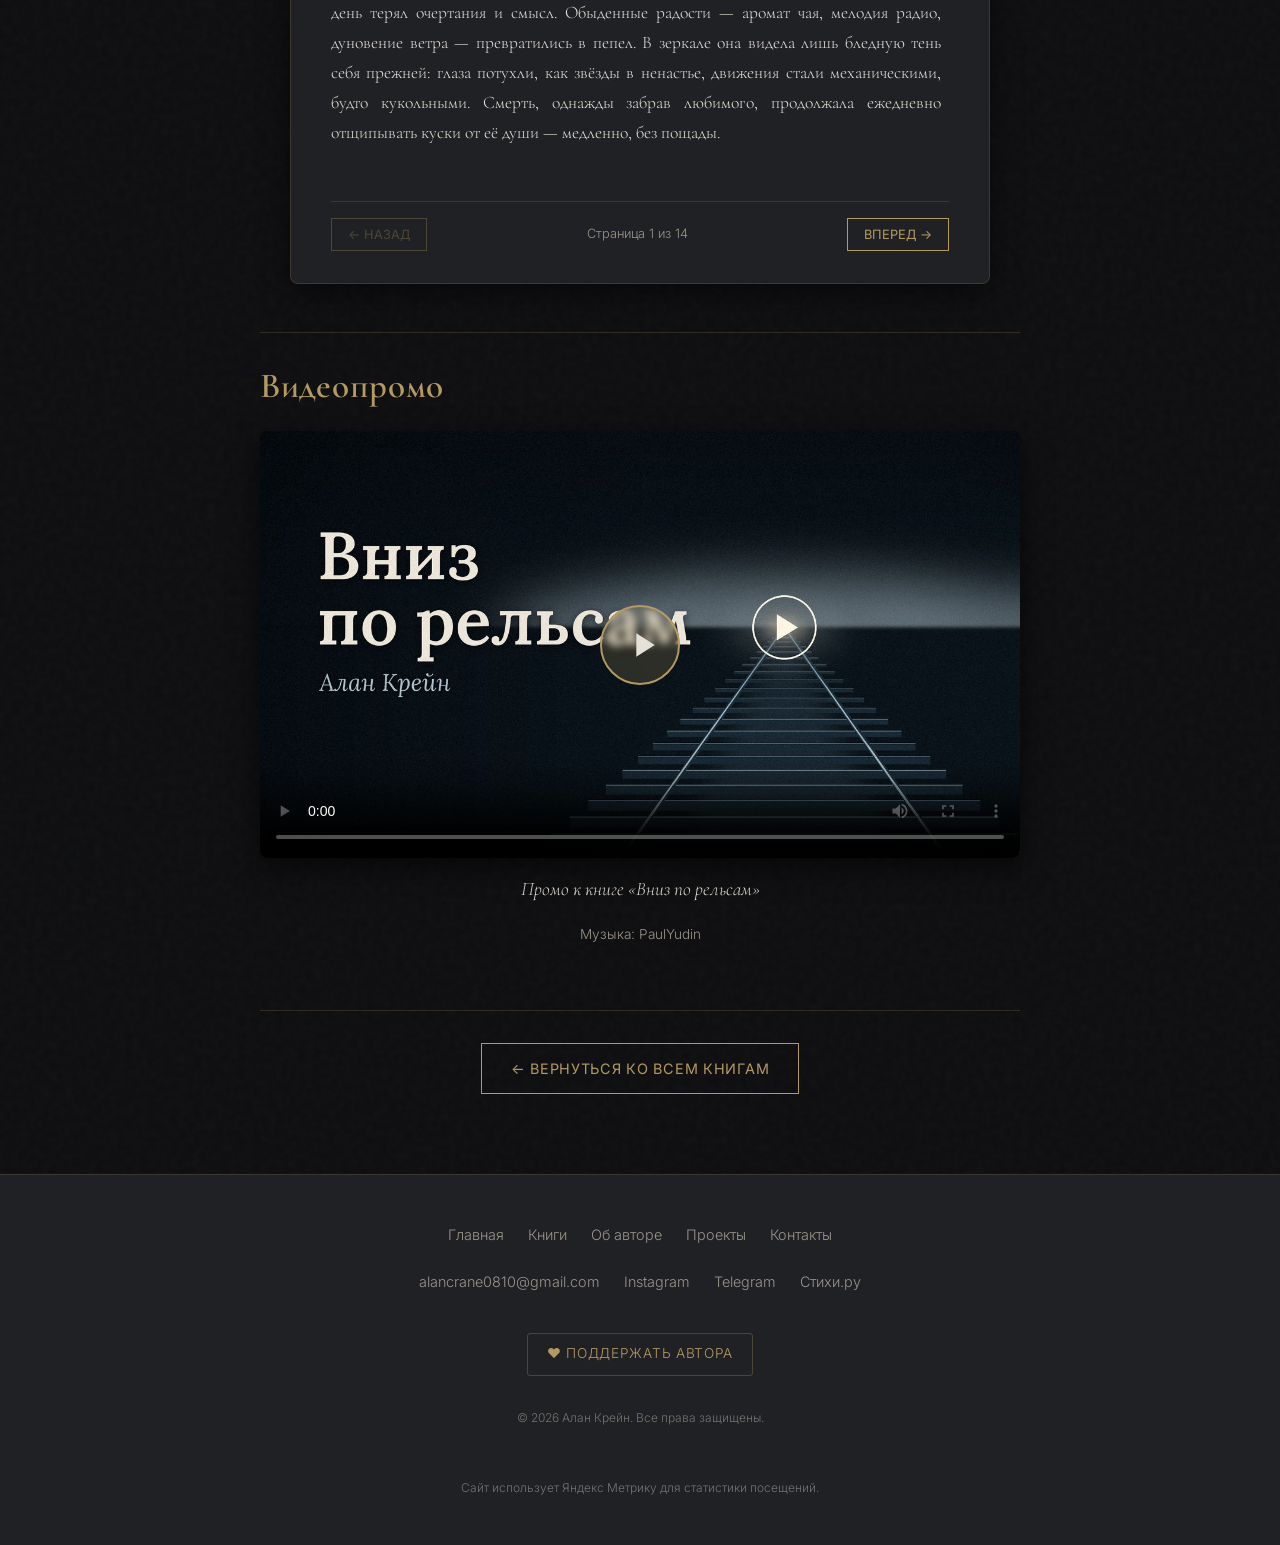
<file: book-vniz.html>
<!DOCTYPE html>
<html lang="ru">
<head>
    <meta charset="UTF-8">
    <meta name="viewport" content="width=device-width, initial-scale=1.0">
    <title>Вниз по рельсам — Алан Крейн</title>
    <meta name="description" content="«Вниз по рельсам» — книга Алана Крейна в жанре психологической прозы (2025).">
    <link rel="icon" type="image/png" href="images/favicon.png">
    <link rel="preconnect" href="https://fonts.googleapis.com">
    <link rel="preconnect" href="https://fonts.gstatic.com" crossorigin>
    <link href="https://fonts.googleapis.com/css2?family=Cormorant+Garamond:wght@400;600&family=Inter:wght@300;400&display=swap" rel="stylesheet">
    <link rel="stylesheet" href="css/style.css">

    <!-- Yandex.Metrika counter -->
    <script type="text/javascript">
        (function(m,e,t,r,i,k,a){
            m[i]=m[i]||function(){(m[i].a=m[i].a||[]).push(arguments)};
            m[i].l=1*new Date();
            for (var j = 0; j < document.scripts.length; j++) {if (document.scripts[j].src === r) { return; }}
            k=e.createElement(t),a=e.getElementsByTagName(t)[0],k.async=1,k.src=r,a.parentNode.insertBefore(k,a)
        })(window, document,'script','https://mc.yandex.ru/metrika/tag.js?id=113776658', 'ym');

        ym(113776658, 'init', {ssr:true, webvisor:false, clickmap:true, ecommerce:"dataLayer", referrer: document.referrer, url: location.href, accurateTrackBounce:true, trackLinks:true});
    </script>
    <noscript><div><img src="https://mc.yandex.ru/watch/113776658" style="position:absolute; left:-9999px;" alt="" /></div></noscript>
    <!-- /Yandex.Metrika counter -->
    
    <style>
        /* Стили для читалки */
        .reader-container {
            background-color: var(--graphite);
            border: 1px solid rgba(180, 154, 98, 0.2);
            border-radius: 8px;
            padding: 2rem 2.5rem;
            margin-top: 2rem;
            box-shadow: 0 10px 30px rgba(0,0,0,0.5);
            max-width: 700px;
            margin-left: auto;
            margin-right: auto;
            display: flex;
            flex-direction: column;
            /* УМЕНЬШИЛИ ВЫСОТУ (было 650px) */
            height: 450px; 
        }

        .reader-content {
            font-family: var(--font-serif);
            font-size: 1.1rem;
            line-height: 1.7;
            color: var(--text-light);
            text-align: justify;
            flex-grow: 1;
            overflow-y: auto;
            padding-right: 0.5rem;
            margin-bottom: 1rem;
        }

        /* Стилизация скроллбара */
        .reader-content::-webkit-scrollbar { width: 4px; }
        .reader-content::-webkit-scrollbar-track { background: transparent; }
        .reader-content::-webkit-scrollbar-thumb { background: rgba(180, 154, 98, 0.3); border-radius: 2px; }

        .reader-content p {
            margin-bottom: 1rem;
            text-indent: 1.5rem;
        }

        .reader-content h3 {
            text-align: center;
            font-size: 1.5rem;
            color: var(--gold);
            margin-bottom: 1.2rem;
            margin-top: 0.5rem;
        }

        .reader-controls {
            display: flex;
            justify-content: space-between;
            align-items: center;
            padding-top: 1rem;
            border-top: 1px solid rgba(180, 154, 98, 0.2);
            flex-shrink: 0;
        }

        .reader-btn {
            background: transparent;
            border: 1px solid var(--gold);
            color: var(--gold);
            padding: 0.5rem 1rem;
            font-family: var(--font-sans);
            font-size: 0.8rem;
            text-transform: uppercase;
            cursor: pointer;
            transition: all 0.3s ease;
        }

        .reader-btn:hover:not(:disabled) {
            background-color: var(--gold);
            color: var(--coal);
        }

        .reader-btn:disabled {
            opacity: 0.3;
            cursor: not-allowed;
        }

        .reader-page-num {
            color: var(--text-muted);
            font-family: var(--font-sans);
            font-size: 0.8rem;
        }

        @media (max-width: 768px) {
            .reader-container {
                padding: 1.5rem;
                height: 400px; /* На мобильных чуть меньше */
            }
            .reader-content {
                font-size: 1rem;
            }
            .reader-controls {
                flex-direction: column;
                gap: 1rem;
            }
            .reader-btn {
                width: 100%;
            }
        }
    </style>
</head>
<body>
    <header class="site-header">
        <div class="container header-inner">
            <a href="index.html" class="logo">Алан Крейн</a>
            <button class="menu-toggle" aria-label="Открыть меню" aria-expanded="false">
                <span></span><span></span><span></span>
            </button>
            <nav class="main-nav">
                <ul>
                    <li><a href="index.html">Главная</a></li>
                    <li><a href="books.html" class="active">Книги</a></li>
                    <li><a href="about.html">Об авторе</a></li>
                    <li><a href="projects.html">Проекты</a></li>
                    <li><a href="contacts.html">Контакты</a></li>
                </ul>
            </nav>
        </div>
    </header>

    <main>
        <section class="container" style="padding-top: 120px; max-width: 800px; padding-bottom: 5rem;">
            <div style="margin-bottom: 1.5rem;">
                <a href="books.html" style="color: var(--text-muted); font-family: var(--font-sans); font-size: 0.9rem; text-transform: uppercase; letter-spacing: 0.05em; text-decoration: none; transition: color 0.3s;" onmouseover="this.style.color='var(--gold)'" onmouseout="this.style.color='var(--text-muted)'">
                    ← Все книги
                </a>
            </div>

            <h1 style="margin-bottom: 0.5rem;">Вниз по рельсам</h1>
            <p class="book-year" style="margin-bottom: 2rem;">2025 · Психологическая проза</p>
            
            <div style="display: flex; gap: 2rem; flex-wrap: wrap; margin-bottom: 3rem;">
                <div class="book-cover-wrapper">
                    <img src="images/cover-vniz.jpg" alt="Обложка книги «Вниз по рельсам»" class="cover-img">
                </div>
                
                <div style="flex: 1; min-width: 300px;">
                    <h2>Аннотация</h2>
                    <p>Что, если любовь — это не выход, а зеркало?</p>
                    <p>Эта история — путешествие двух сломленных людей сквозь тишину, страх и запреты. Он — пациент, ищущий спасения. Она — психотерапевт, прячущаяся за стенами профессии. Но чувства не спрашивают разрешения. Это книга о границах, которые рушатся, когда начинается настоящее. Первая работа Алана Крейна.</p>
                    
                    <div style="margin-top: 1.5rem; margin-bottom: 2rem;">
                        <button onclick="document.getElementById('fragment-section').scrollIntoView({behavior: 'smooth'});" class="btn">Читать фрагмент</button>
                    </div>

                    <div class="store-groups">
                        <div class="store-group">
                            <h3>Купить</h3>
                            <div class="btn-list">
                                <a href="https://a.co/d/hiRwBQ3" target="_blank" rel="noopener noreferrer" class="btn" aria-label="Купить «Вниз по рельсам» на Amazon">Amazon</a>
                                <a href="https://www.litres.ru/book/alan-kreyn/vniz-po-relsam-72211048/" target="_blank" rel="noopener noreferrer" class="btn" aria-label="Купить «Вниз по рельсам» на ЛитРес">ЛитРес</a>
                                <a href="https://ozon.ru/t/sx3Ayc2" target="_blank" rel="noopener noreferrer" class="btn" aria-label="Купить «Вниз по рельсам» на Ozon">Ozon</a>
                                <a href="https://ridero.ru/books/vniz_po_relsam/" target="_blank" rel="noopener noreferrer" class="btn" aria-label="Купить «Вниз по рельсам» на Ridero">Ridero</a>
                                <a href="https://www.wildberries.kg/catalog/460842854/detail.aspx" target="_blank" rel="noopener noreferrer" class="btn" aria-label="Купить «Вниз по рельсам» на Wildberries">Wildberries</a>
                                <a href="https://market.yandex.ru/cc/7A5gho" target="_blank" rel="noopener noreferrer" class="btn" aria-label="Купить «Вниз по рельсам» на Яндекс Маркет">Яндекс Маркет</a>
                            </div>
                        </div>

                        <div class="store-group">
                            <h3>Читать</h3>
                            <div class="btn-list">
                                <a href="https://books.yandex.ru/books/QeeJxBch" target="_blank" rel="noopener noreferrer" class="btn btn-outline" aria-label="Читать «Вниз по рельсам» на Яндекс Книги">Яндекс Книги</a>
                            </div>
                        </div>
                    </div>
                </div>
            </div>

            <!-- ЧИТАЛКА -->
            <div id="fragment-section" class="video-promo-container">
                <h2 style="text-align: center; margin-bottom: 1rem;">Читать фрагмент</h2>
                <p style="text-align: center; color: var(--text-muted); font-size: 0.9rem; margin-bottom: 2rem;">Пролог и первая глава</p>
                
                <div class="reader-container">
                    <div class="reader-content" id="reader-text">
                        
                        <!-- СТРАНИЦА 1 -->
                        <div class="reader-page" id="page-1">
                            <h3>Пролог</h3>
                            <p>Лера давно носила силу, как броню.</p>
                            <p>После гибели мужа её жизнь обернулась бесконечным серым тоннелем, где каждый день терял очертания и смысл. Обыденные радости — аромат чая, мелодия радио, дуновение ветра — превратились в пепел. В зеркале она видела лишь бледную тень себя прежней: глаза потухли, как звёзды в ненастье, движения стали механическими, будто кукольными. Смерть, однажды забрав любимого, продолжала ежедневно отщипывать куски от её души — медленно, без пощады.</p>
                        </div>

                        <!-- СТРАНИЦА 2 -->
                        <div class="reader-page" id="page-2" style="display: none;">
                            <p>Первые месяцы проходили в вязком тумане отчаяния. Каждый рассвет требовал неимоверных усилий — не ради счастья, а чтобы просто подняться, сделать вдох, существовать. Слова сочувствия близких звучали фальшиво — будто звенящие осколки стекла в пустоте. Мир мчался вперёд, оставив её на обочине — в дне трагедии, в последнем взгляде, в телефонном звонке, перечеркнувшем всю её прежнюю судьбу.</p>
                            <p>Предложение обратиться к психотерапевту она отвергла с гордостью раненого зверя. Внутри неё жила убеждённость: справиться с болью — её личная, святая обязанность. Ради памяти. Ради любви, что всё ещё горела внутри, как неугасимая лампада. Ради прошлого, ставшего тяжёлым якорем. Но боль не уходила. Она лишь меняла форму — становилась змеиным ядом, что с каждым ударом сердца отравлял её изнутри.</p>
                        </div>

                        <!-- СТРАНИЦА 3 -->
                        <div class="reader-page" id="page-3" style="display: none;">
                            <p>И вот, обессилев, Лера сдалась. Впервые переступила порог кабинета психотерапевта — села, словно приговорённая, молча сжимая заледеневшие пальцы. Тогда она поняла: у боли нет лица и голоса, но у неё есть эхо — всепоглощающее, которому можно дать имя. Сеанс за сеансом она училась говорить, выпуская на волю крик души. А затем — слушать. Слушать других. И в этом слушании она впервые нашла спасение.</p>
                            <p>Прошло два года, как в миг. Теперь Лера — сама психотерапевт, вселяющая надежду. Её работа стала не просто профессией — она была убежищем. За чужими историями она прятала своё собственное горе. Слушая, как рушатся жизни других, она будто глушила голос своей боли. Помогая пациентам, отчаянно пыталась убедить себя, что уже исцелена.</p>
                        </div>

                        <!-- СТРАНИЦА 4 -->
                        <div class="reader-page" id="page-4" style="display: none;">
                            <p>Она внимала чужим исповедям: о распавшихся семьях, утраченных детях, обжигающем одиночестве. Эти рассказы проходили сквозь неё, как тени, оставляя след — но не пробивая ту неприступную броню, которую она сама выстроила вокруг сердца. Камень за камнем. Улыбка за улыбкой.</p>
                            <p>Но за маской профессионализма всё ещё жила женщина, не простившая себе одно роковое утро. Женщина, которая каждую ночь слышала эхо голоса, навсегда замолкшего в этом мире.</p>
                            <p>Лера не была сломлена. Но и целой себя назвать не могла. В её душе зияла трещина, которую она тщетно пыталась залатать.</p>
                        </div>

                        <!-- СТРАНИЦА 5 -->
                        <div class="reader-page" id="page-5" style="display: none;">
                            <p>И именно тогда, когда ей казалось, что она научилась жить с этим хаосом, в её жизни появился новый пациент.</p>
                            <p><strong>Андрей.</strong></p>
                            <p>С виду — обычный мужчина. Один из многих. Переживший болезненный развод. Надломленный, но держащийся из последних сил. Но в его глазах было нечто такое, от чего внутри Леры болезненно дрогнуло. Это был не просто очередной пациент. Это было зеркало. Отголосок её собственной, невысказанной боли. Человек, в чьей тишине звучала трагедия, которую она знала наизусть.</p>
                        </div>

                        <!-- СТРАНИЦА 6 -->
                        <div class="reader-page" id="page-6" style="display: none;">
                            <p>Она не могла даже представить, как эта встреча перевернёт её жизнь. Не догадывалась, что их терапевтические беседы перерастут в нечто большее. Что их души, двигавшиеся по параллельным рельсам, однажды столкнутся на перекрёстке судьбы.</p>
                            <p>И начнётся история, которую никто из них не мог предвидеть. История, написанная слезами, надеждой — и исцеляющей силой любви.</p>
                        </div>

                        <!-- СТРАНИЦА 7 (ГЛАВА 1) -->
                        <div class="reader-page" id="page-7" style="display: none;">
                            <h3>Глава 1. Новый клиент</h3>
                            <p>Андрей пришёл к Лере по рекомендации коллеги. Запись затерялась между двумя изматывающими сессиями, выжимавшими из неё остатки сил. Она скользнула взглядом по анкете: имя, возраст, сухая ремарка — «развод, эмоциональная лабильность». Банальность. Тысячи таких историй — словно штампы на пожелтевшей бумаге жизни.</p>
                            <p>Но когда он переступил порог, Лера нутром ощутила: это будет не просто визит к врачу.</p>
                        </div>

                        <!-- СТРАНИЦА 8 -->
                        <div class="reader-page" id="page-8" style="display: none;">
                            <p>Он возвышался над ней, как древний дуб над хрупкой травинкой. Одет в простую броню — тёмные джинсы и свитер, протёртый на локтях, будто от долгих молитв о былом. В его походке звучала не телесная усталость — душевная, тягучая, как ил, оседающий на дне колодца.</p>
                            <p>Он присел на краешек кресла, будто боялся пустить корни. Взгляд блуждал: сперва зацепился за окно, затем, нехотя, опустился на неё. Томительная пауза. Глубокий вдох — как будто выдавливал из себя остатки надежды. И всё.</p>
                        </div>

                        <!-- СТРАНИЦА 9 -->
                        <div class="reader-page" id="page-9" style="display: none;">
                            <p>Лера взглянула внимательнее. Лицо — ничем не примечательное, словно холст, на котором ещё не написана картина судьбы. Но глаза… В них плескалось нечто — глухой зов, будто эхо из старого колодца. Не просто боль — беззвучная мольба о сочувствии. И страх разоблачения. Как когда-то у неё самой.</p>
                            <p>Это испугало. Будто отражение в мутном зеркале прошлого.</p>
                        </div>

                        <!-- СТРАНИЦА 10 -->
                        <div class="reader-page" id="page-10" style="display: none;">
                            <p>— Добрый день, — произнесла она мягко, почти шёпотом. — Я Лера. Здесь можно говорить обо всём. Или молчать, если нужно. Не спешите. Пусть слова зреют, как плоды на ветках.</p>
                            <p>Он едва заметно кивнул. Плечи напряжены. Руки вцепились друг в друга, словно хватались за край утеса. Сидел, как обвиняемый, потерянный в лабиринте собственных мыслей.</p>
                            <p>Минута. Другая. Он молчал. И Лера не торопила. Первое молчание — часто самое красноречивое.</p>
                        </div>

                        <!-- СТРАНИЦА 11 -->
                        <div class="reader-page" id="page-11" style="display: none;">
                            <p>— Я не люблю говорить, — выдохнул он, словно голос заскрипел после долгого молчания. — Но мне сказали… надо попробовать.</p>
                            <p>— Уже хорошо, что вы пришли, — отозвалась она. — Это значит, вы всё ещё держите в себе надежду. Или хотя бы жажду объяснений. Иногда это важнее.</p>
                            <p>Он усмехнулся криво. Горько.</p>
                            <p>— Я просто больше так не могу. Вроде живу, дышу. А внутри — всё выжжено. Пепел и пустота.</p>
                        </div>

                        <!-- СТРАНИЦА 12 -->
                        <div class="reader-page" id="page-12" style="display: none;">
                            <p>Лера сжала пальцы. Эти слова… как будто она вырвала их когда-то сама. Только рядом тогда не было никого, кто был бы готов их услышать.</p>
                            <p>— Что умерло? — осторожно спросила она.</p>
                            <p>Андрей поднял глаза. Взгляд — острый, будто пробил тьму.</p>
                            <p>— Вера, — прошептал он. — В людей. В любовь. В то, что муки когда-нибудь закончатся.</p>
                            <p>Комната погрузилась в тишину. Даже воздух стал плотнее.</p>
                            <p>Лера ощутила, как в её броне появилась трещина. Не разрушение — но дрожь. Он не искал спасения. Он просто хотел, чтобы его боль признали реальной.</p>
                        </div>

                        <!-- СТРАНИЦА 13 -->
                        <div class="reader-page" id="page-13" style="display: none;">
                            <p>— Расскажите, — тихо сказала она. — С чего началась эта буря?</p>
                            <p>Он закрыл глаза. Вздохнул.</p>
                            <p>— Жену я любил. До безумия. Как только умалишённые умеют любить. Держался до последнего. Верил — просто кризис, просто тьма, которую мы переживём.</p>
                            <p>Он замолчал. Слово застряло в горле, как кость.</p>
                            <p>— А потом узнал, что она… давно ушла. Внутренне. К другому. А я… просто зажмурился. Не хотел видеть гниль.</p>
                            <p>Он отвернулся к окну.</p>
                        </div>

                        <!-- СТРАНИЦА 14 -->
                        <div class="reader-page" id="page-14" style="display: none;">
                            <p>Лера ощутила, как тяжесть осела в груди. Предательство, любовь, утрата — ей это знакомо. Но в его голосе звучало нечто большее. Бездна.</p>
                            <p>— Это было самое тяжёлое? — мягко спросила она.</p>
                            <p>Он кивнул. Затем резко мотнул головой.</p>
                            <p>— Нет. Самое страшное — понять, что ты стал лишним. Не нужен. Что тебя не ждут. Не боятся потерять. Ты — тень. Призрак в жизни того, для кого был целым миром.</p>
                            <p>Она молчала. Пальцы подрагивали на коленях.</p>
                            <p>Он говорил её словами. Будто читал по её внутренней ране. Он чувствовал её боль. И она — его.</p>
                            <p>— Вы не тень, Андрей, — сказала Лера, прямо глядя ему в глаза. — Вы потеряли свет. Это не одно и то же.</p>
                        </div>

                    </div>

                    <div class="reader-controls">
                        <button class="reader-btn" id="btn-prev" disabled>← Назад</button>
                        <span class="reader-page-num" id="page-indicator">Страница 1 из 14</span>
                        <button class="reader-btn" id="btn-next">Вперед →</button>
                    </div>
                </div>
            </div>

            <div class="video-promo-container">
                <h2>Видеопромо</h2>
                <div class="video-wrapper">
                    <video id="video-vniz" controls preload="metadata" playsinline poster="images/poster-vniz.jpg">
                        <source src="videos/vniz-promo.mp4" type="video/mp4">
                        Ваш браузер не поддерживает видеоплеер.
                    </video>
                    <div class="play-button" onclick="document.getElementById('video-vniz').play(); this.style.display='none';">
                        <svg viewBox="0 0 24 24" fill="none" xmlns="http://www.w3.org/2000/svg"><path d="M8 5V19L19 12L8 5Z" fill="currentColor"/></svg>
                    </div>
                </div>
                <p class="video-caption">Промо к книге «Вниз по рельсам»</p>
                <p class="video-music">Музыка: PaulYudin</p>
            </div>

            <div style="text-align: center; margin-top: 4rem; padding-top: 2rem; border-top: 1px solid rgba(180, 154, 98, 0.2);">
                <a href="books.html" class="btn btn-outline">← Вернуться ко всем книгам</a>
            </div>
        </section>
    </main>

    <footer class="site-footer">
        <div class="container footer-inner">
            <div class="footer-nav">
                <a href="index.html">Главная</a>
                <a href="books.html">Книги</a>
                <a href="about.html">Об авторе</a>
                <a href="projects.html">Проекты</a>
                <a href="contacts.html">Контакты</a>
            </div>
            <div class="footer-contacts">
                <a href="mailto:alancrane0810@gmail.com">alancrane0810@gmail.com</a>
                <a href="https://www.instagram.com/alancrane.worlds" target="_blank" rel="noopener noreferrer">Instagram</a>
                <a href="https://t.me/infinityquill06" target="_blank" rel="noopener noreferrer">Telegram</a>
                <a href="https://stihi.ru/avtor/infinityquill" target="_blank" rel="noopener noreferrer">Стихи.ру</a>
            </div>
            <div>
                <a href="https://www.donationalerts.com/r/alan_crane" target="_blank" rel="noopener noreferrer" class="footer-support-link">❤ Поддержать автора</a>
            </div>
            <p class="copyright">&copy; 2026 Алан Крейн. Все права защищены.</p>
            <p class="metrika-notice">Сайт использует Яндекс Метрику для статистики посещений.</p>
        </div>
    </footer>
    <script src="js/menu.js"></script>

    <!-- СКРИПТ ПЕРЕЛИСТЫВАНИЯ -->
    <script>
        let currentPage = 1;
        const totalPages = 14;
        const btnPrev = document.getElementById('btn-prev');
        const btnNext = document.getElementById('btn-next');
        const pageIndicator = document.getElementById('page-indicator');
        const readerContent = document.getElementById('reader-text');

        function updateReader() {
            for (let i = 1; i <= totalPages; i++) {
                let page = document.getElementById('page-' + i);
                if(page) page.style.display = 'none';
            }
            document.getElementById('page-' + currentPage).style.display = 'block';
            
            readerContent.scrollTop = 0;

            btnPrev.disabled = (currentPage === 1);
            btnNext.disabled = (currentPage === totalPages);
            pageIndicator.textContent = `Страница ${currentPage} из ${totalPages}`;
        }

        btnPrev.addEventListener('click', () => {
            if (currentPage > 1) {
                currentPage--;
                updateReader();
            }
        });

        btnNext.addEventListener('click', () => {
            if (currentPage < totalPages) {
                currentPage++;
                updateReader();
            }
        });

        updateReader();
    </script>
</body>
</html>
</file>
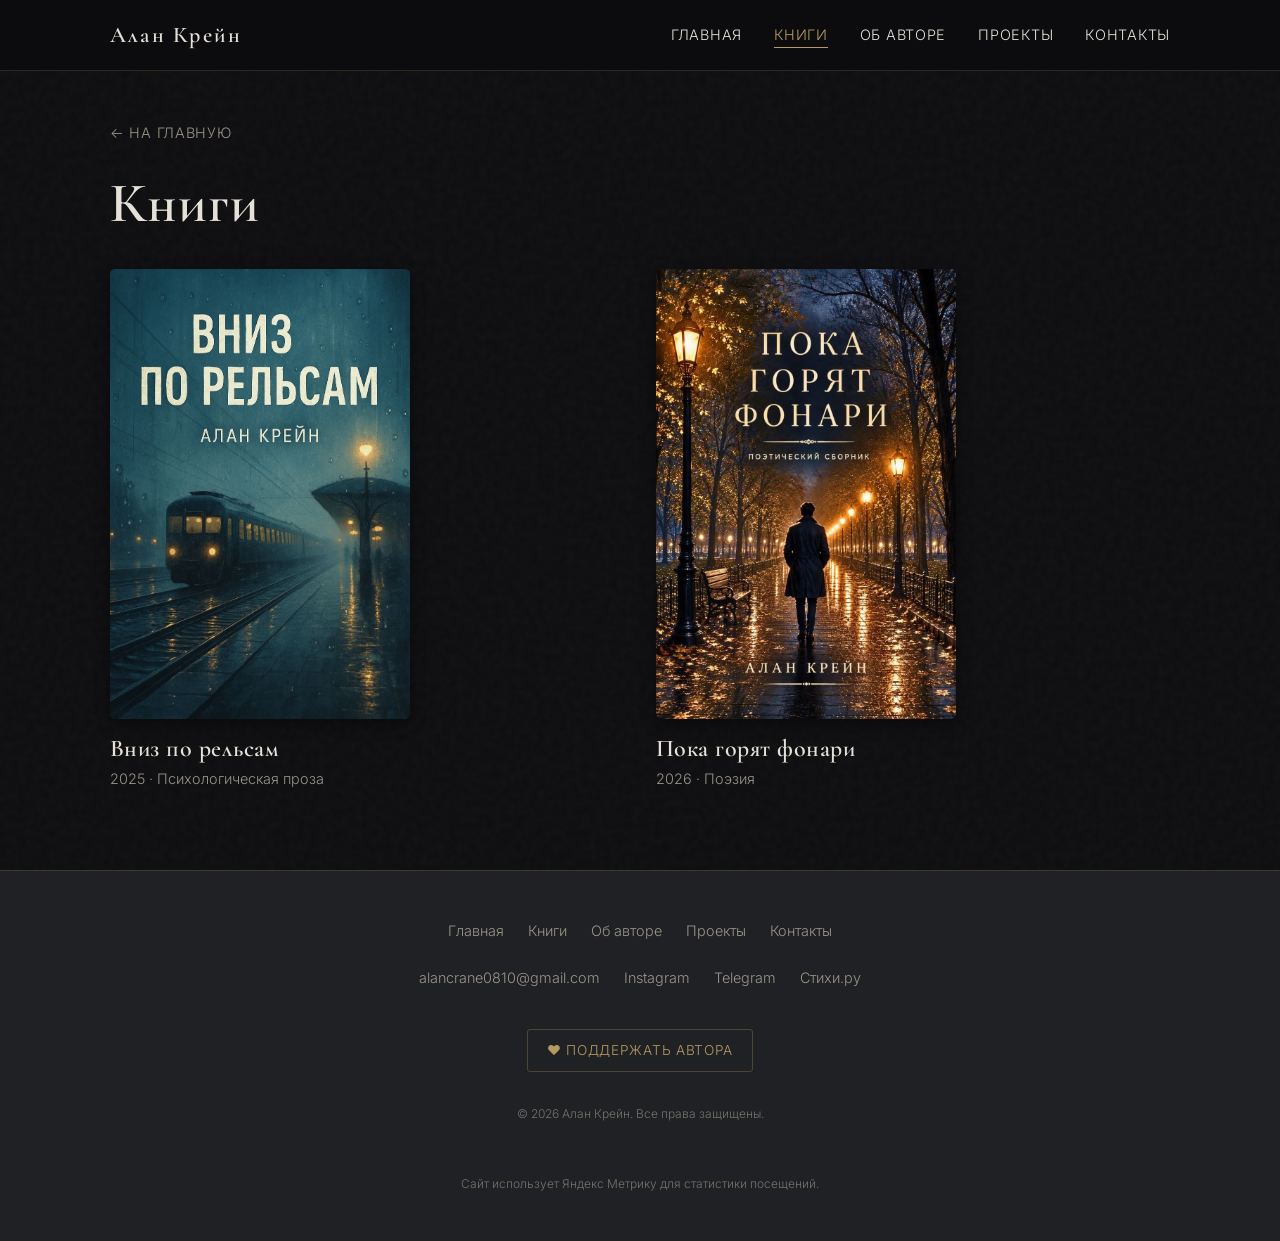
<file: books.html>
<!DOCTYPE html>
<html lang="ru">
<head>
    <meta charset="UTF-8">
    <meta name="viewport" content="width=device-width, initial-scale=1.0">
    <title>Книги — Алан Крейн</title>
    <meta name="description" content="Каталог опубликованных книг Алана Крейна. Психологическая проза и поэзия.">
    <link rel="icon" type="image/png" href="images/favicon.png">
    <link rel="preconnect" href="https://fonts.googleapis.com">
    <link rel="preconnect" href="https://fonts.gstatic.com" crossorigin>
    <link href="https://fonts.googleapis.com/css2?family=Cormorant+Garamond:wght@400;600&family=Inter:wght@300;400&display=swap" rel="stylesheet">
    <link rel="stylesheet" href="css/style.css">

    <!-- Yandex.Metrika counter -->
    <script type="text/javascript">
        (function(m,e,t,r,i,k,a){
            m[i]=m[i]||function(){(m[i].a=m[i].a||[]).push(arguments)};
            m[i].l=1*new Date();
            for (var j = 0; j < document.scripts.length; j++) {if (document.scripts[j].src === r) { return; }}
            k=e.createElement(t),a=e.getElementsByTagName(t)[0],k.async=1,k.src=r,a.parentNode.insertBefore(k,a)
        })(window, document,'script','https://mc.yandex.ru/metrika/tag.js?id=113776658', 'ym');

        ym(113776658, 'init', {ssr:true, webvisor:false, clickmap:true, ecommerce:"dataLayer", referrer: document.referrer, url: location.href, accurateTrackBounce:true, trackLinks:true});
    </script>
    <noscript><div><img src="https://mc.yandex.ru/watch/113776658" style="position:absolute; left:-9999px;" alt="" /></div></noscript>
    <!-- /Yandex.Metrika counter -->
</head>
<body>
    <header class="site-header">
        <div class="container header-inner">
            <a href="index.html" class="logo">Алан Крейн</a>
            <button class="menu-toggle" aria-label="Открыть меню" aria-expanded="false">
                <span></span><span></span><span></span>
            </button>
            <nav class="main-nav">
                <ul>
                    <li><a href="index.html">Главная</a></li>
                    <li><a href="books.html" class="active">Книги</a></li>
                    <li><a href="about.html">Об авторе</a></li>
                    <li><a href="projects.html">Проекты</a></li>
                    <li><a href="contacts.html">Контакты</a></li>
                </ul>
            </nav>
        </div>
    </header>

    <main>
        <!-- ДОБАВЛЕН PADDING-BOTTOM: 5REM -->
        <section class="container" style="padding-top: 120px; padding-bottom: 5rem;">
            <div style="margin-bottom: 1.5rem;">
                <a href="index.html" style="color: var(--text-muted); font-family: var(--font-sans); font-size: 0.9rem; text-transform: uppercase; letter-spacing: 0.05em; text-decoration: none; transition: color 0.3s;" onmouseover="this.style.color='var(--gold)'" onmouseout="this.style.color='var(--text-muted)'">
                    ← На главную
                </a>
            </div>

            <h1>Книги</h1>
            <div class="books-grid">
                <a href="book-vniz.html" class="book-card">
                    <img src="images/cover-vniz.jpg" alt="Обложка книги «Вниз по рельсам»" class="cover-img">
                    <h3>Вниз по рельсам</h3>
                    <p class="book-year">2025 · Психологическая проза</p>
                </a>
                <a href="book-fonari.html" class="book-card">
                    <img src="images/cover-fonari.jpg" alt="Обложка книги «Пока горят фонари»" class="cover-img">
                    <h3>Пока горят фонари</h3>
                    <p class="book-year">2026 · Поэзия</p>
                </a>
            </div>
        </section>
    </main>

    <footer class="site-footer">
        <div class="container footer-inner">
            <div class="footer-nav">
                <a href="index.html">Главная</a>
                <a href="books.html">Книги</a>
                <a href="about.html">Об авторе</a>
                <a href="projects.html">Проекты</a>
                <a href="contacts.html">Контакты</a>
            </div>
            <div class="footer-contacts">
                <a href="mailto:alancrane0810@gmail.com">alancrane0810@gmail.com</a>
                <a href="https://www.instagram.com/alancrane.worlds" target="_blank" rel="noopener noreferrer">Instagram</a>
                <a href="https://t.me/infinityquill06" target="_blank" rel="noopener noreferrer">Telegram</a>
                <a href="https://stihi.ru/avtor/infinityquill" target="_blank" rel="noopener noreferrer">Стихи.ру</a>
            </div>
            <div>
                <a href="https://www.donationalerts.com/r/alan_crane" target="_blank" rel="noopener noreferrer" class="footer-support-link">❤ Поддержать автора</a>
            </div>
            <p class="copyright">&copy; 2026 Алан Крейн. Все права защищены.</p>
            <p class="metrika-notice">Сайт использует Яндекс Метрику для статистики посещений.</p>
        </div>
    </footer>
    <script src="js/menu.js"></script>
</body>
</html>
</file>
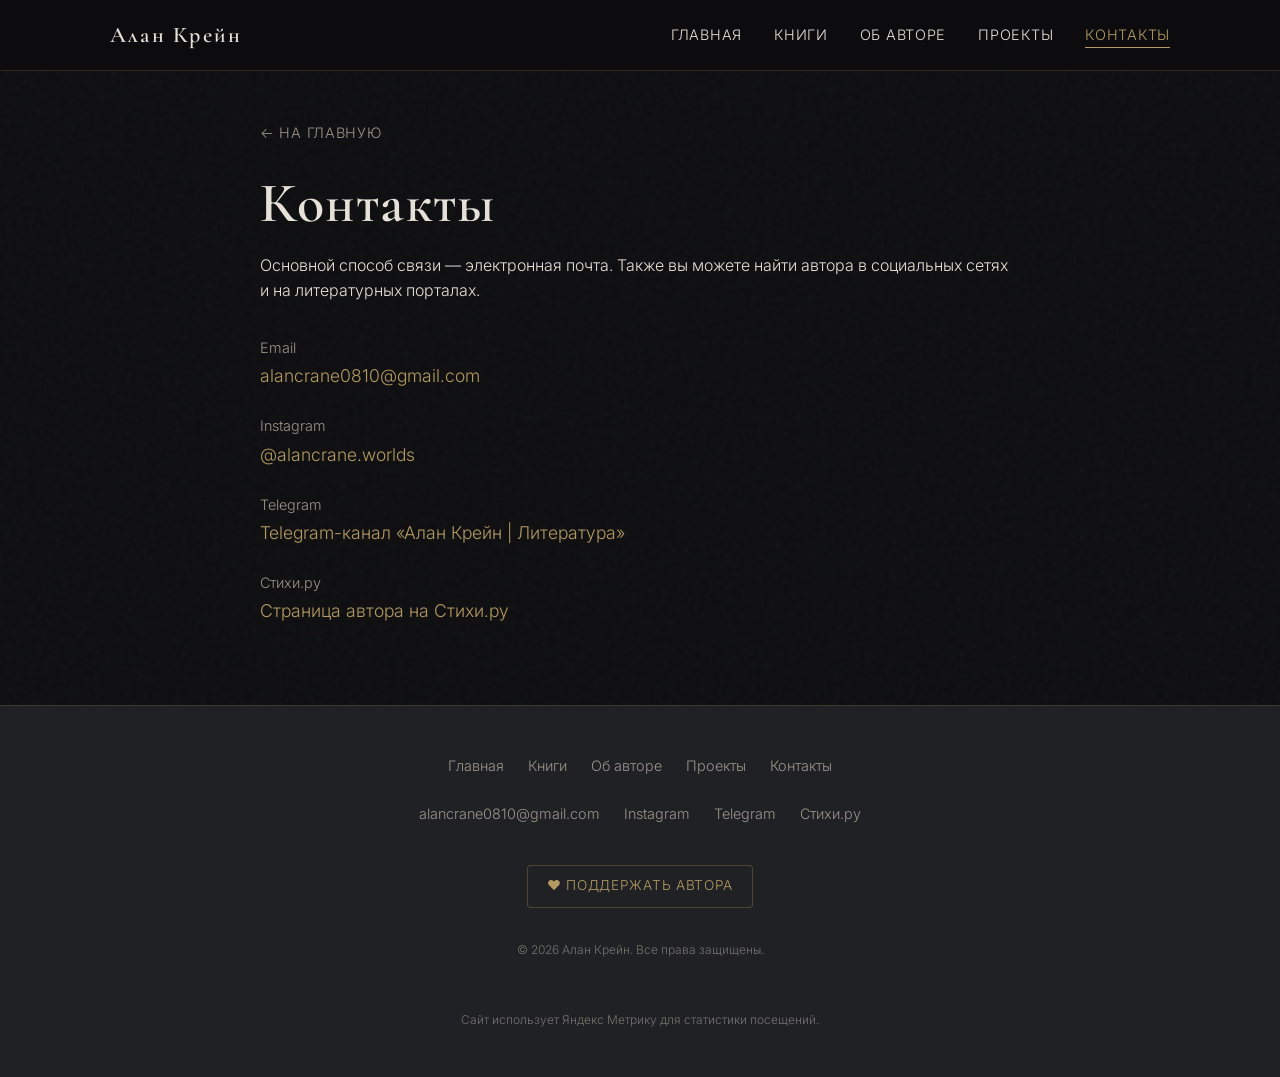
<file: contacts.html>
<!DOCTYPE html>
<html lang="ru">
<head>
    <meta charset="UTF-8">
    <meta name="viewport" content="width=device-width, initial-scale=1.0">
    <title>Контакты — Алан Крейн</title>
    <meta name="description" content="Связаться с писателем Аланом Крейном.">
    <link rel="icon" type="image/png" href="images/favicon.png">
    <link rel="preconnect" href="https://fonts.googleapis.com">
    <link rel="preconnect" href="https://fonts.gstatic.com" crossorigin>
    <link href="https://fonts.googleapis.com/css2?family=Cormorant+Garamond:wght@400;600&family=Inter:wght@300;400&display=swap" rel="stylesheet">
    <link rel="stylesheet" href="css/style.css">

    <!-- Yandex.Metrika counter -->
    <script type="text/javascript">
        (function(m,e,t,r,i,k,a){
            m[i]=m[i]||function(){(m[i].a=m[i].a||[]).push(arguments)};
            m[i].l=1*new Date();
            for (var j = 0; j < document.scripts.length; j++) {if (document.scripts[j].src === r) { return; }}
            k=e.createElement(t),a=e.getElementsByTagName(t)[0],k.async=1,k.src=r,a.parentNode.insertBefore(k,a)
        })(window, document,'script','https://mc.yandex.ru/metrika/tag.js?id=113776658', 'ym');

        ym(113776658, 'init', {ssr:true, webvisor:false, clickmap:true, ecommerce:"dataLayer", referrer: document.referrer, url: location.href, accurateTrackBounce:true, trackLinks:true});
    </script>
    <noscript><div><img src="https://mc.yandex.ru/watch/113776658" style="position:absolute; left:-9999px;" alt="" /></div></noscript>
    <!-- /Yandex.Metrika counter -->
</head>
<body>
    <header class="site-header">
        <div class="container header-inner">
            <a href="index.html" class="logo">Алан Крейн</a>
            <button class="menu-toggle" aria-label="Открыть меню" aria-expanded="false">
                <span></span><span></span><span></span>
            </button>
            <nav class="main-nav">
                <ul>
                    <li><a href="index.html">Главная</a></li>
                    <li><a href="books.html">Книги</a></li>
                    <li><a href="about.html">Об авторе</a></li>
                    <li><a href="projects.html">Проекты</a></li>
                    <li><a href="contacts.html" class="active">Контакты</a></li>
                </ul>
            </nav>
        </div>
    </header>

    <main>
        <!-- ДОБАВЛЕН PADDING-BOTTOM: 5REM -->
        <section class="container" style="padding-top: 120px; padding-bottom: 5rem; max-width: 800px;">
            <div style="margin-bottom: 1.5rem;">
                <a href="index.html" style="color: var(--text-muted); font-family: var(--font-sans); font-size: 0.9rem; text-transform: uppercase; letter-spacing: 0.05em; text-decoration: none; transition: color 0.3s;" onmouseover="this.style.color='var(--gold)'" onmouseout="this.style.color='var(--text-muted)'">
                    ← На главную
                </a>
            </div>

            <h1>Контакты</h1>
            <p style="margin-bottom: 2rem;">Основной способ связи — электронная почта. Также вы можете найти автора в социальных сетях и на литературных порталах.</p>
            
            <div style="display: flex; flex-direction: column; gap: 1.5rem; font-size: 1.1rem;">
                <div>
                    <span style="color: var(--text-muted); display: block; font-size: 0.9rem; margin-bottom: 0.2rem;">Email</span>
                    <a href="mailto:alancrane0810@gmail.com">alancrane0810@gmail.com</a>
                </div>
                <div>
                    <span style="color: var(--text-muted); display: block; font-size: 0.9rem; margin-bottom: 0.2rem;">Instagram</span>
                    <a href="https://www.instagram.com/alancrane.worlds" target="_blank" rel="noopener noreferrer">@alancrane.worlds</a>
                </div>
                <div>
                    <span style="color: var(--text-muted); display: block; font-size: 0.9rem; margin-bottom: 0.2rem;">Telegram</span>
                    <a href="https://t.me/infinityquill06" target="_blank" rel="noopener noreferrer">Telegram-канал «Алан Крейн | Литература»</a>
                </div>
                <div>
                    <span style="color: var(--text-muted); display: block; font-size: 0.9rem; margin-bottom: 0.2rem;">Стихи.ру</span>
                    <a href="https://stihi.ru/avtor/infinityquill" target="_blank" rel="noopener noreferrer">Страница автора на Стихи.ру</a>
                </div>
            </div>
        </section>
    </main>

    <footer class="site-footer">
        <div class="container footer-inner">
            <div class="footer-nav">
                <a href="index.html">Главная</a>
                <a href="books.html">Книги</a>
                <a href="about.html">Об авторе</a>
                <a href="projects.html">Проекты</a>
                <a href="contacts.html">Контакты</a>
            </div>
            <div class="footer-contacts">
                <a href="mailto:alancrane0810@gmail.com">alancrane0810@gmail.com</a>
                <a href="https://www.instagram.com/alancrane.worlds" target="_blank" rel="noopener noreferrer">Instagram</a>
                <a href="https://t.me/infinityquill06" target="_blank" rel="noopener noreferrer">Telegram</a>
                <a href="https://stihi.ru/avtor/infinityquill" target="_blank" rel="noopener noreferrer">Стихи.ру</a>
            </div>
            <div>
                <a href="https://www.donationalerts.com/r/alan_crane" target="_blank" rel="noopener noreferrer" class="footer-support-link">❤ Поддержать автора</a>
            </div>
            <p class="copyright">&copy; 2026 Алан Крейн. Все права защищены.</p>
            <p class="metrika-notice">Сайт использует Яндекс Метрику для статистики посещений.</p>
        </div>
    </footer>
    <script src="js/menu.js"></script>
</body>
</html>
</file>
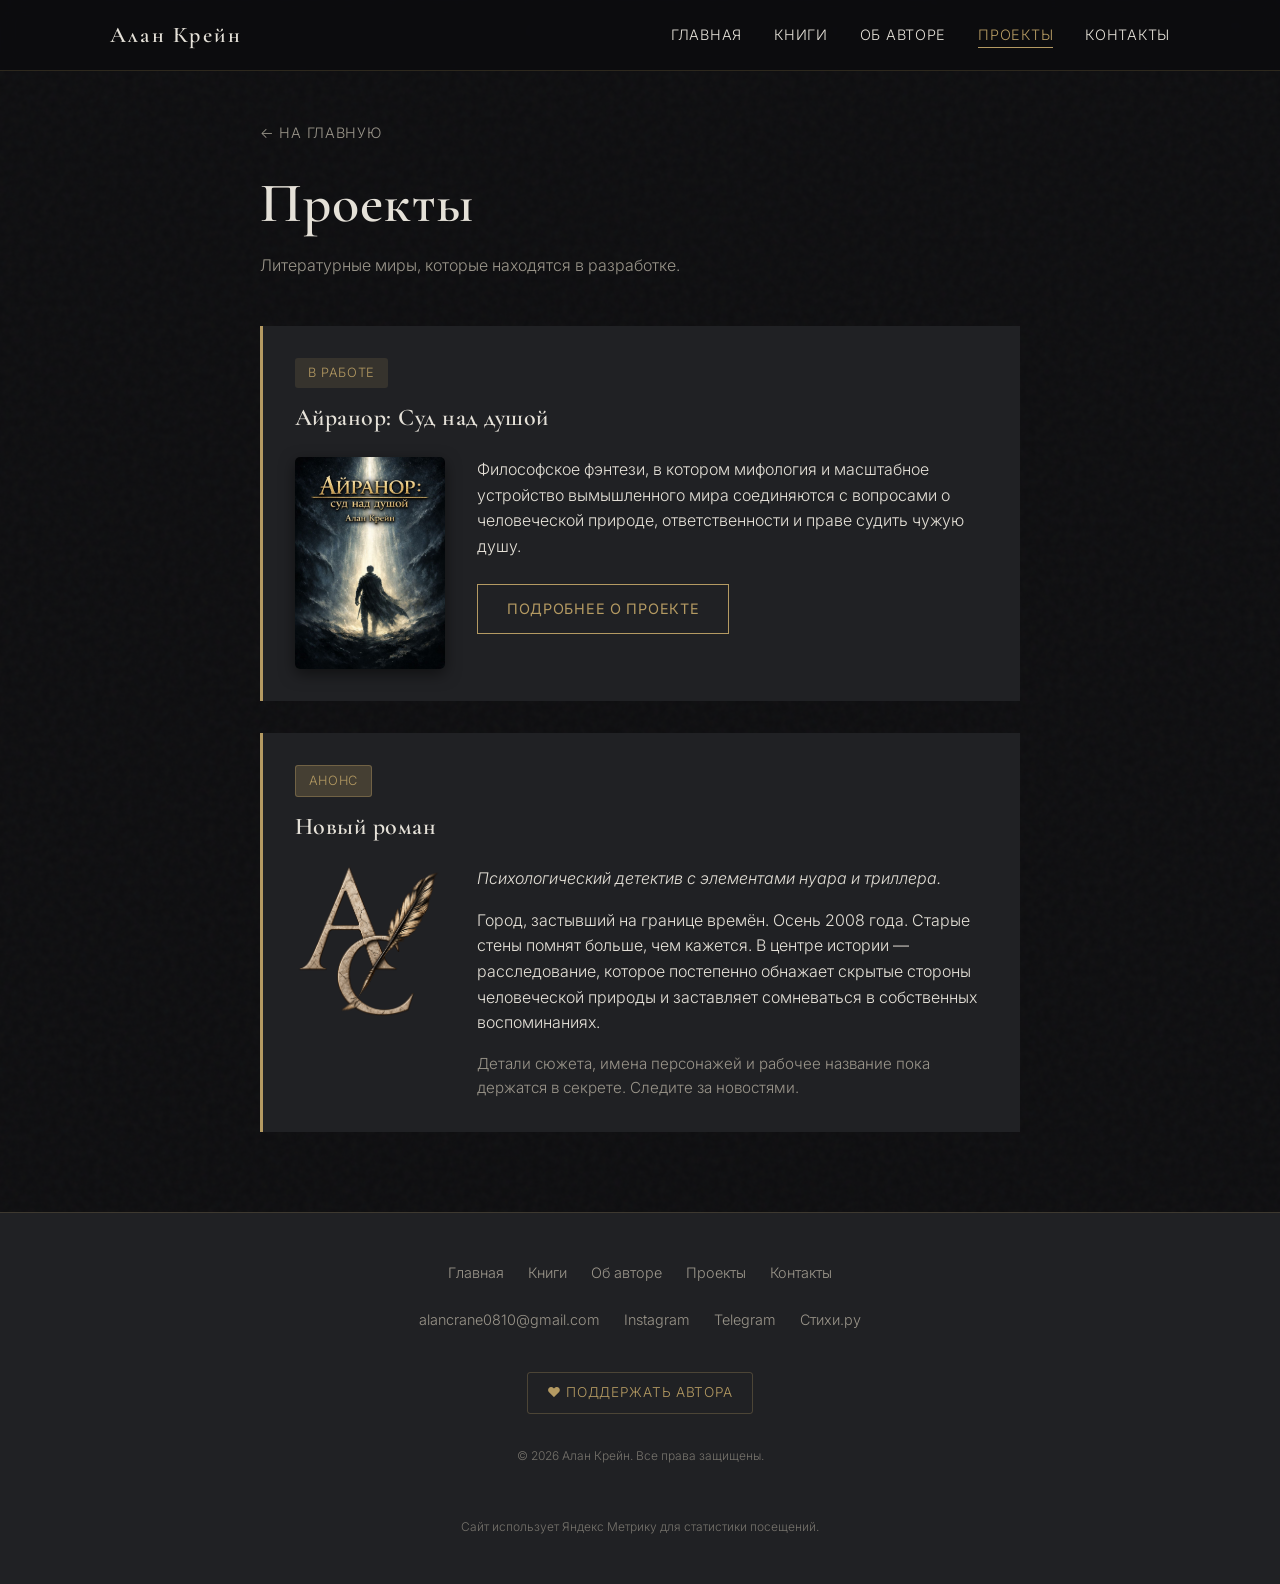
<file: projects.html>
<!DOCTYPE html>
<html lang="ru">
<head>
    <meta charset="UTF-8">
    <meta name="viewport" content="width=device-width, initial-scale=1.0">
    <title>Проекты — Алан Крейн</title>
    <meta name="description" content="Текущие литературные проекты Алана Крейна.">
    <link rel="icon" type="image/png" href="images/favicon.png">
    <link rel="preconnect" href="https://fonts.googleapis.com">
    <link rel="preconnect" href="https://fonts.gstatic.com" crossorigin>
    <link href="https://fonts.googleapis.com/css2?family=Cormorant+Garamond:wght@400;600&family=Inter:wght@300;400&display=swap" rel="stylesheet">
    <link rel="stylesheet" href="css/style.css">

    <!-- Yandex.Metrika counter -->
    <script type="text/javascript">
        (function(m,e,t,r,i,k,a){
            m[i]=m[i]||function(){(m[i].a=m[i].a||[]).push(arguments)};
            m[i].l=1*new Date();
            for (var j = 0; j < document.scripts.length; j++) {if (document.scripts[j].src === r) { return; }}
            k=e.createElement(t),a=e.getElementsByTagName(t)[0],k.async=1,k.src=r,a.parentNode.insertBefore(k,a)
        })(window, document,'script','https://mc.yandex.ru/metrika/tag.js?id=113776658', 'ym');

        ym(113776658, 'init', {ssr:true, webvisor:false, clickmap:true, ecommerce:"dataLayer", referrer: document.referrer, url: location.href, accurateTrackBounce:true, trackLinks:true});
    </script>
    <noscript><div><img src="https://mc.yandex.ru/watch/113776658" style="position:absolute; left:-9999px;" alt="" /></div></noscript>
    <!-- /Yandex.Metrika counter -->
</head>
<body>
    <header class="site-header">
        <div class="container header-inner">
            <a href="index.html" class="logo">Алан Крейн</a>
            <button class="menu-toggle" aria-label="Открыть меню" aria-expanded="false">
                <span></span><span></span><span></span>
            </button>
            <nav class="main-nav">
                <ul>
                    <li><a href="index.html">Главная</a></li>
                    <li><a href="books.html">Книги</a></li>
                    <li><a href="about.html">Об авторе</a></li>
                    <li><a href="projects.html" class="active">Проекты</a></li>
                    <li><a href="contacts.html">Контакты</a></li>
                </ul>
            </nav>
        </div>
    </header>

    <main>
        <section class="container" style="padding-top: 120px; padding-bottom: 5rem; max-width: 800px;">
            <div style="margin-bottom: 1.5rem;">
                <a href="index.html" style="color: var(--text-muted); font-family: var(--font-sans); font-size: 0.9rem; text-transform: uppercase; letter-spacing: 0.05em; text-decoration: none; transition: color 0.3s;" onmouseover="this.style.color='var(--gold)'" onmouseout="this.style.color='var(--text-muted)'">
                    ← На главную
                </a>
            </div>

            <h1>Проекты</h1>
            <p style="margin-bottom: 3rem; color: var(--text-muted);">Литературные миры, которые находятся в разработке.</p>
            
            <!-- АЙРАНОР (В РАБОТЕ) -->
            <div class="project-card" style="margin-top: 2rem;">
                <span class="status-badge" style="background-color: rgba(180, 154, 98, 0.15); color: var(--gold);">В работе</span>
                <h3 style="margin-bottom: 1.5rem;">Айранор: Суд над душой</h3>
                
                <div style="display: flex; gap: 2rem; flex-wrap: wrap; align-items: flex-start;">
                    <div style="flex-shrink: 0; width: 150px;">
                        <img src="images/airanor-cover.jpg" alt="Обложка книги «Айранор: Суд над душой»" style="width: 100%; border-radius: 5px; box-shadow: 0 5px 15px rgba(0,0,0,0.5);">
                    </div>
                    <div style="flex: 1; min-width: 250px;">
                        <p style="margin-bottom: 1.5rem;">Философское фэнтези, в котором мифология и масштабное устройство вымышленного мира соединяются с вопросами о человеческой природе, ответственности и праве судить чужую душу.</p>
                        <a href="airanor.html" class="btn btn-outline">Подробнее о проекте</a>
                    </div>
                </div>
            </div>

            <!-- НОВЫЙ РОМАН (АНОНС) -->
            <div class="project-card" style="margin-top: 2rem;">
                <!-- СТАТУС "АНОНС" СДЕЛАЕМ ЧУТЬ БОЛЕЕ ЯРКИМ (ТЕМ ЖЕ ЗОЛОТОМ) -->
                <span class="status-badge" style="background-color: rgba(180, 154, 98, 0.25); color: var(--gold); border: 1px solid rgba(180, 154, 98, 0.4);">Анонс</span>
                <h3 style="margin-bottom: 1.5rem;">Новый роман</h3>
                
                <div style="display: flex; gap: 2rem; flex-wrap: wrap; align-items: flex-start;">
                    
                    <div style="flex-shrink: 0; width: 150px; display: flex; justify-content: center;">
                        <img src="images/ac-logo.png" alt="Монограмма AC" style="width: 100%; max-width: 150px; object-fit: contain;">
                    </div>
                    
                    <div style="flex: 1; min-width: 250px;">
                        <p style="color: var(--text-light); font-style: italic; margin-bottom: 1rem;">Психологический детектив с элементами нуара и триллера.</p>
                        
                        <p style="margin-bottom: 1rem;">Город, застывший на границе времён. Осень 2008 года. Старые стены помнят больше, чем кажется. В центре истории — расследование, которое постепенно обнажает скрытые стороны человеческой природы и заставляет сомневаться в собственных воспоминаниях.</p>
                        
                        <p style="color: var(--text-muted); font-size: 0.95rem;">Детали сюжета, имена персонажей и рабочее название пока держатся в секрете. Следите за новостями.</p>
                    </div>
                </div>
            </div>

        </section>
    </main>

    <footer class="site-footer">
        <div class="container footer-inner">
            <div class="footer-nav">
                <a href="index.html">Главная</a>
                <a href="books.html">Книги</a>
                <a href="about.html">Об авторе</a>
                <a href="projects.html">Проекты</a>
                <a href="contacts.html">Контакты</a>
            </div>
            <div class="footer-contacts">
                <a href="mailto:alancrane0810@gmail.com">alancrane0810@gmail.com</a>
                <a href="https://www.instagram.com/alancrane.worlds" target="_blank" rel="noopener noreferrer">Instagram</a>
                <a href="https://t.me/infinityquill06" target="_blank" rel="noopener noreferrer">Telegram</a>
                <a href="https://stihi.ru/avtor/infinityquill" target="_blank" rel="noopener noreferrer">Стихи.ру</a>
            </div>
            <div>
                <a href="https://www.donationalerts.com/r/alan_crane" target="_blank" rel="noopener noreferrer" class="footer-support-link">❤ Поддержать автора</a>
            </div>
            <p class="copyright">&copy; 2026 Алан Крейн. Все права защищены.</p>
            <p class="metrika-notice">Сайт использует Яндекс Метрику для статистики посещений.</p>
        </div>
    </footer>
    <script src="js/menu.js"></script>
</body>
</html>
</file>
<file: css/style.css>
/* ================= ПЕРЕМЕННЫЕ И БАЗА ================= */
:root {
    --graphite: #202124;
    --coal: #0D0D0F;
    --gold: #B49A62;
    --text-light: #E5E1D8;
    --text-muted: #9A958A;
    
    --font-serif: 'Cormorant Garamond', Georgia, serif;
    --font-sans: 'Inter', system-ui, sans-serif;
}

* { box-sizing: border-box; margin: 0; padding: 0; }

html { scroll-behavior: smooth; }

body {
    background-color: var(--coal);
    background-image: url("data:image/svg+xml,%3Csvg viewBox='0 0 200 200' xmlns='http://www.w3.org/2000/svg'%3E%3Cfilter id='noiseFilter'%3E%3CfeTurbulence type='fractalNoise' baseFrequency='0.85' numOctaves='3' stitchTiles='stitch'/%3E%3C/filter%3E%3Crect width='100%25' height='100%25' filter='url(%23noiseFilter)' opacity='0.03'/%3E%3C/svg%3E");
    color: var(--text-light);
    font-family: var(--font-sans);
    line-height: 1.6;
    font-weight: 300;
    -webkit-font-smoothing: antialiased;
}

img { max-width: 100%; display: block; }

a { color: var(--gold); text-decoration: none; transition: color 0.3s; }
a:hover, a:focus { color: var(--text-light); outline: none; }

/* ФАВИКОН (принудительно круглая иконка, если картинка квадратная) */
link[rel="icon"] {
    border-radius: 50% !important;
}

/* ================= ТИПОГРАФИКА ================= */
h1, h2, h3, h4 {
    font-family: var(--font-serif);
    font-weight: 600;
    line-height: 1.2;
    margin-bottom: 1rem;
    letter-spacing: 0.02em;
}

h1 { font-size: 3.5rem; }
h2 { font-size: 2.2rem; color: var(--gold); }
h3 { font-size: 1.5rem; }

p { margin-bottom: 1.2rem; }
p:last-child { margin-bottom: 0; }

.container {
    width: 100%;
    max-width: 1100px;
    margin: 0 auto;
    padding: 0 20px;
}

section { padding: 5rem 0; }

/* ================= КНОПКИ ================= */
.btn {
    display: inline-block;
    padding: 0.8rem 1.8rem;
    border: 1px solid var(--gold);
    background-color: var(--gold);
    color: var(--coal);
    font-family: var(--font-sans);
    font-weight: 400;
    font-size: 0.9rem;
    text-transform: uppercase;
    letter-spacing: 0.05em;
    cursor: pointer;
    transition: all 0.3s ease;
    text-align: center;
}

.btn:hover {
    background-color: transparent;
    color: var(--gold);
}

.btn-outline {
    background-color: transparent;
    color: var(--gold);
}

.btn-outline:hover {
    background-color: var(--gold);
    color: var(--coal);
}

.store-groups {
    display: flex;
    flex-wrap: wrap;
    gap: 2rem;
    margin-top: 2rem;
    margin-bottom: 2rem;
}

.store-group { flex: 1; min-width: 250px; }

.store-group h3 {
    font-size: 1.1rem;
    color: var(--text-muted);
    margin-bottom: 1rem;
    text-transform: uppercase;
    letter-spacing: 0.05em;
    font-family: var(--font-sans);
    font-weight: 400;
}

.btn-list {
    display: flex;
    flex-direction: column;
    gap: 0.8rem;
}

.btn-list .btn {
    width: 100%;
    padding: 0.8rem 1rem;
    display: flex;
    justify-content: center;
    align-items: center;
    gap: 0.5rem;
    min-height: 48px;
}

.badge-free {
    font-size: 0.7rem;
    opacity: 0.8;
    text-transform: lowercase;
    font-style: italic;
}

/* ================= ШАПКА И МЕНЮ ================= */
.site-header {
    position: fixed;
    top: 0; left: 0; right: 0;
    background-color: rgba(13, 13, 15, 0.95);
    backdrop-filter: blur(10px);
    border-bottom: 1px solid rgba(180, 154, 98, 0.2);
    z-index: 1000;
}

.header-inner {
    display: flex;
    justify-content: space-between;
    align-items: center;
    height: 70px;
}

.logo {
    font-family: var(--font-serif);
    font-size: 1.4rem;
    color: var(--text-light);
    font-weight: 600;
    letter-spacing: 0.1em;
}

.main-nav ul {
    display: flex;
    list-style: none;
    gap: 2rem;
}

.main-nav a {
    color: var(--text-light);
    font-size: 0.9rem;
    text-transform: uppercase;
    letter-spacing: 0.05em;
    position: relative;
}

.main-nav a.active, .main-nav a:hover { color: var(--gold); }

.main-nav a.active::after {
    content: '';
    position: absolute;
    bottom: -5px; left: 0; right: 0;
    height: 1px;
    background-color: var(--gold);
}

.menu-toggle {
    display: none;
    background: none;
    border: none;
    cursor: pointer;
    flex-direction: column;
    gap: 5px;
    padding: 10px;
}
.menu-toggle span {
    display: block;
    width: 25px;
    height: 2px;
    background-color: var(--text-light);
    transition: 0.3s;
}

/* ================= ПЕРВЫЙ ЭКРАН ================= */
.hero {
    min-height: 100vh;
    display: flex;
    align-items: center;
    padding-top: 70px;
    background: radial-gradient(circle at center, var(--graphite) 0%, var(--coal) 70%);
}

.hero-inner {
    display: flex;
    align-items: center;
    gap: 4rem;
}

.hero-text { flex: 1; }
.hero-text h1 { margin-bottom: 1rem; color: var(--text-light); }
.slogan {
    font-family: var(--font-serif);
    font-size: 1.5rem;
    font-style: italic;
    color: var(--gold);
}

.hero-image { flex: 1; display: flex; justify-content: center; }

/* ================= КАРТИНКИ ================= */
.portrait-img {
    border-radius: 5px;
    box-shadow: 0 10px 30px rgba(0, 0, 0, 0.5);
    object-fit: cover;
}

.cover-img {
    width: 100%;
    max-width: 300px;
    aspect-ratio: 2 / 3;
    object-fit: cover;
    border-radius: 5px;
    box-shadow: 0 5px 15px rgba(0, 0, 0, 0.4);
    margin-bottom: 1rem;
    transition: transform 0.3s ease, box-shadow 0.3s ease;
}

.book-card:hover .cover-img {
    transform: translateY(-5px);
    box-shadow: 0 10px 25px rgba(180, 154, 98, 0.2);
}

.book-cover-wrapper {
    flex-shrink: 0;
    width: 300px;
    max-width: 100%;
}

/* ================= СЕТКА КНИГ ================= */
.books-grid {
    display: grid;
    grid-template-columns: repeat(auto-fit, minmax(250px, 1fr));
    gap: 2rem;
    margin-top: 2rem;
}

.book-card {
    display: flex;
    flex-direction: column;
    color: var(--text-light);
}
.book-card:hover h3 { color: var(--gold); }

.book-card h3 { margin-bottom: 0.2rem; transition: color 0.3s; }
.book-year { color: var(--text-muted); font-size: 0.9rem; }

.section-link { margin-top: 2rem; text-align: center; }

/* ================= ПРОЕКТ И БЛОКИ ================= */
.project-card {
    background-color: var(--graphite);
    padding: 2rem;
    border-left: 3px solid var(--gold);
    margin-top: 1.5rem;
}

.status-badge {
    display: inline-block;
    background-color: rgba(180, 154, 98, 0.15);
    color: var(--gold);
    padding: 0.3rem 0.8rem;
    font-size: 0.8rem;
    text-transform: uppercase;
    letter-spacing: 0.05em;
    margin-bottom: 1rem;
    border-radius: 3px;
}

/* ================= ПОДВАЛ ================= */
.site-footer {
    background-color: var(--graphite);
    padding: 3rem 0;
    border-top: 1px solid rgba(180, 154, 98, 0.2);
    text-align: center;
}

.footer-inner {
    display: flex;
    flex-direction: column;
    gap: 1.5rem;
}

.footer-nav, .footer-contacts {
    display: flex;
    justify-content: center;
    flex-wrap: wrap;
    gap: 1.5rem;
}

.footer-nav a, .footer-contacts a {
    color: var(--text-muted);
    font-size: 0.9rem;
}
.footer-nav a:hover, .footer-contacts a:hover { color: var(--gold); }

/* СТИЛИ ДЛЯ ТЕКСТА ВНИЗУ (КОПИРАЙТ И МЕТРИКА) */
.copyright, .metrika-notice {
    color: var(--text-muted) !important;
    font-size: 0.75rem !important;
    opacity: 0.7;
    margin-top: 0.5rem;
    font-family: var(--font-sans);
    font-weight: 300;
    display: block;
}

/* ================= КНОПКА ДОНАТА ================= */
.footer-support-link {
    display: inline-flex;
    align-items: center;
    gap: 0.5rem;
    color: var(--gold);
    font-size: 0.85rem;
    text-transform: uppercase;
    letter-spacing: 0.05em;
    margin-top: 1rem;
    padding: 0.6rem 1.2rem;
    border: 1px solid rgba(180, 154, 98, 0.3);
    border-radius: 3px;
    transition: all 0.3s ease;
}
.footer-support-link:hover {
    background-color: rgba(180, 154, 98, 0.1);
    border-color: var(--gold);
    color: var(--text-light);
}

/* ================= КАРТОЧКА ДОНАТА ================= */
.support-card {
    background: var(--graphite);
    border: 1px solid rgba(180, 154, 98, 0.2);
    border-radius: 8px;
    padding: 2rem;
    margin-top: 3rem;
    text-align: center;
    box-shadow: 0 10px 30px rgba(0, 0, 0, 0.5);
}
.support-card h3 { color: var(--gold); font-family: var(--font-serif); font-size: 1.6rem; margin-bottom: 0.8rem; }
.support-card p { color: var(--text-muted); margin-bottom: 1.5rem; font-size: 0.95rem; line-height: 1.6; max-width: 500px; margin-left: auto; margin-right: auto; }

/* ================= ВИДЕОПРОМО ================= */
.video-promo-container {
    margin-top: 3rem;
    padding-top: 2rem;
    border-top: 1px solid rgba(180, 154, 98, 0.2);
}

.video-promo-container h2 { margin-bottom: 1.5rem; }

.video-wrapper {
    position: relative;
    width: 100%;
    max-width: 800px;
    margin: 0 auto;
    border-radius: 8px;
    overflow: hidden;
    box-shadow: 0 10px 30px rgba(0, 0, 0, 0.6);
    background-color: #000;
}

.video-wrapper video {
    width: 100%;
    height: auto;
    display: block;
    aspect-ratio: 16 / 9;
    object-fit: cover;
}

.play-button {
    position: absolute;
    top: 50%; left: 50%;
    transform: translate(-50%, -50%);
    width: 80px;
    height: 80px;
    background-color: rgba(180, 154, 98, 0.2);
    border: 2px solid var(--gold);
    border-radius: 50%;
    display: flex;
    align-items: center;
    justify-content: center;
    cursor: pointer;
    transition: all 0.3s ease;
    backdrop-filter: blur(4px);
    z-index: 10;
}

.play-button:hover {
    background-color: var(--gold);
    transform: translate(-50%, -50%) scale(1.1);
}

.play-button svg {
    width: 40px;
    height: 40px;
    color: var(--text-light);
    margin-left: 5px;
    transition: color 0.3s ease;
}

.play-button:hover svg { color: var(--coal); }

.video-caption {
    text-align: center;
    font-family: var(--font-serif);
    font-size: 1.2rem;
    color: var(--text-light);
    margin-top: 1rem;
    font-style: italic;
}

.video-music {
    text-align: center;
    font-size: 0.85rem;
    color: var(--text-muted);
    margin-top: 0.3rem;
}

/* ================= БЛОК БЕСПЛАТНОГО ФРАГМЕНТА ================= */
.fragment-banner {
    background: linear-gradient(145deg, var(--graphite) 0%, var(--coal) 100%);
    border: 1px solid rgba(180, 154, 98, 0.2);
    border-radius: 8px;
    padding: 1.5rem 2rem;
    margin-top: 2rem;
    margin-bottom: 3rem;
    display: flex;
    justify-content: space-between;
    align-items: center;
    flex-wrap: wrap;
    gap: 1rem;
    box-shadow: 0 5px 15px rgba(0, 0, 0, 0.3);
}

.fragment-banner h3 {
    color: var(--gold);
    font-family: var(--font-serif);
    font-size: 1.4rem;
    margin-bottom: 0.3rem;
}

.fragment-banner p {
    color: var(--text-muted);
    font-size: 0.95rem;
    margin-bottom: 0;
}

/* ================= АДАПТИВНОСТЬ ================= */
@media (max-width: 768px) {
    h1 { font-size: 2.5rem; }
    h2 { font-size: 1.8rem; }
    section { padding: 3rem 0; }
    
    .menu-toggle { display: flex; }
    
    .main-nav {
        position: fixed;
        top: 70px; left: 0; right: 0;
        background-color: var(--coal);
        padding: 2rem;
        border-bottom: 1px solid rgba(180, 154, 98, 0.2);
        transform: translateY(-100%);
        opacity: 0;
        pointer-events: none;
        transition: all 0.3s ease;
    }
    
    .main-nav.is-open {
        transform: translateY(0);
        opacity: 1;
        pointer-events: auto;
    }
    
    .main-nav ul {
        flex-direction: column;
        gap: 1.5rem;
        text-align: center;
    }
    
    .hero-inner {
        flex-direction: column-reverse;
        text-align: center;
        gap: 2rem;
        padding-top: 2rem;
        padding-bottom: 2rem;
    }
    
    .portrait-placeholder { width: 250px; height: 320px; }
    .video-wrapper { max-width: 100%; border-radius: 0; }
    .play-button { width: 60px; height: 60px; }
    .play-button svg { width: 30px; height: 30px; }
    .store-groups { flex-direction: column; gap: 1.5rem; }
    
    .fragment-banner {
        flex-direction: column;
        text-align: center;
        padding: 1.5rem;
    }
}

/* ================= ДОСТУПНОСТЬ ================= */
@media (prefers-reduced-motion: reduce) {
    html { scroll-behavior: auto; }
    *, *::before, *::after {
        animation-duration: 0.01ms !important;
        animation-iteration-count: 1 !important;
        transition-duration: 0.01ms !important;
        scroll-behavior: auto !important;
    }
}
</file>
